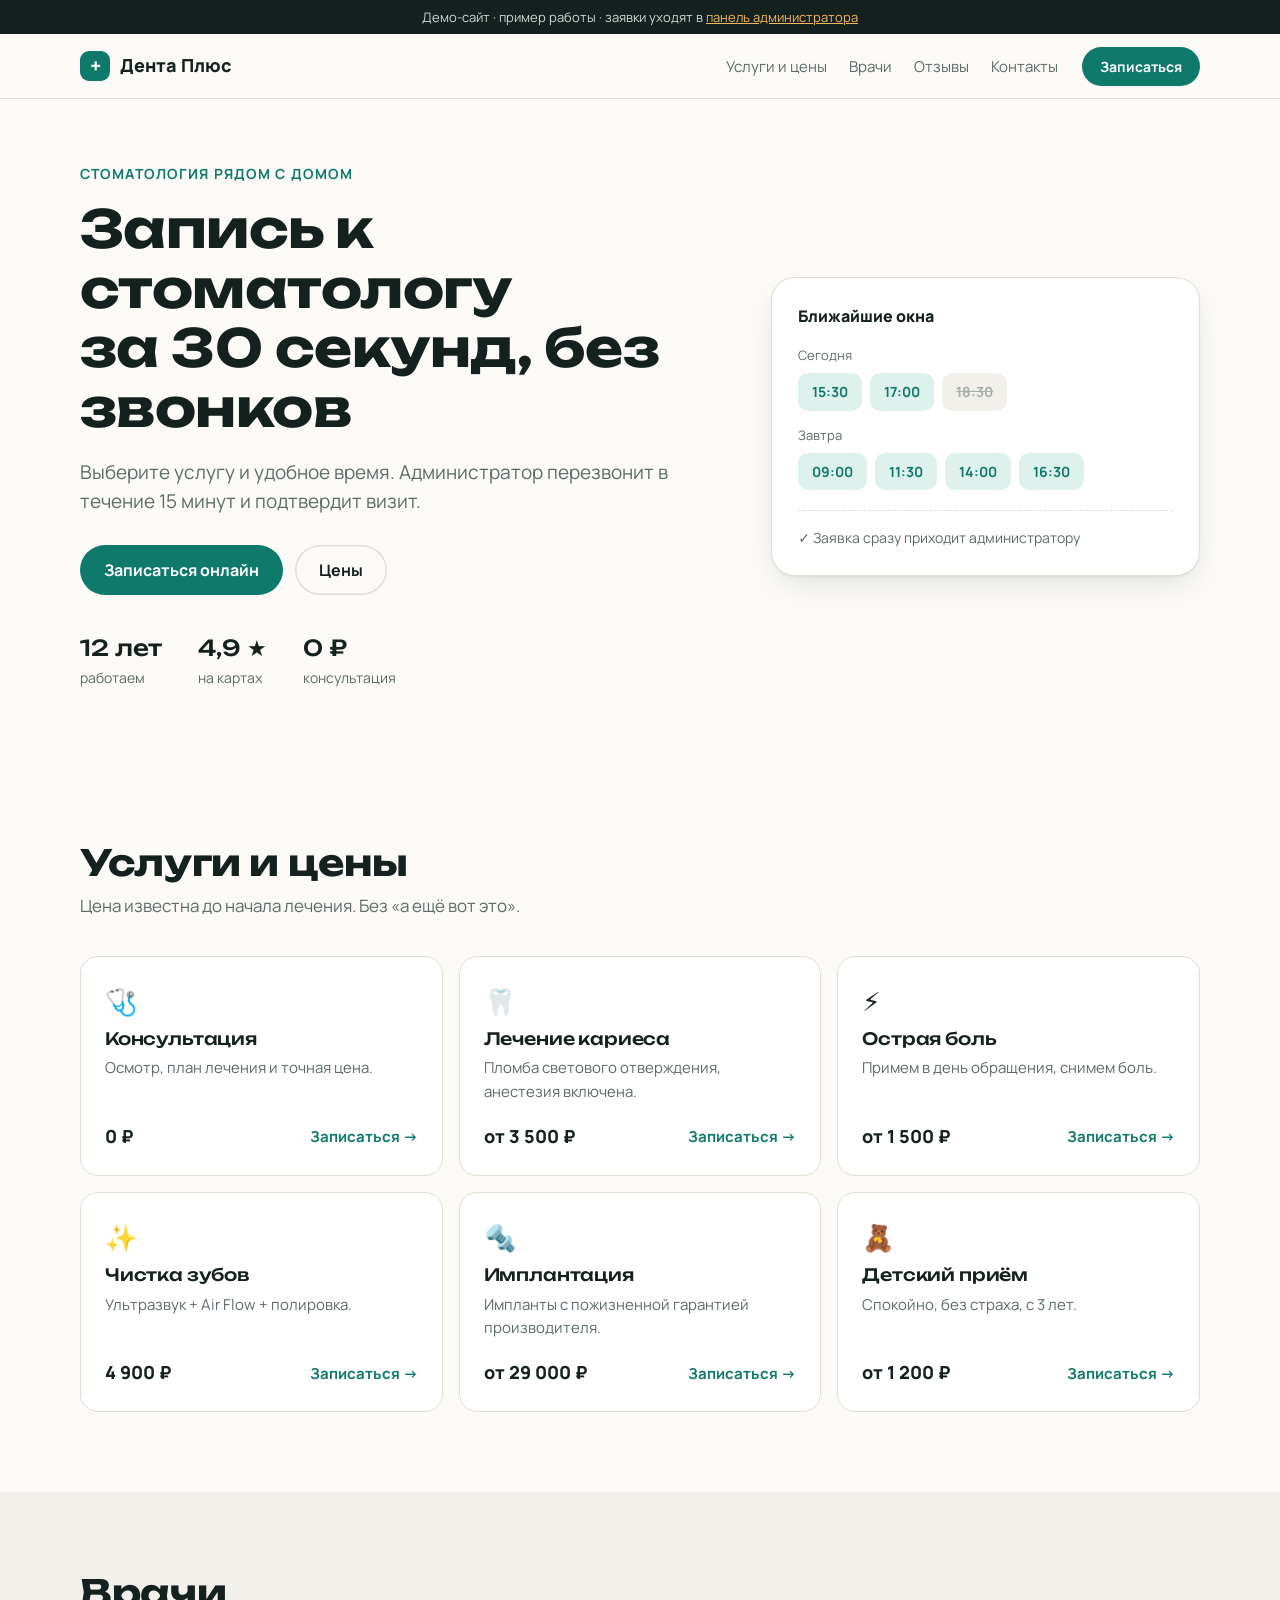
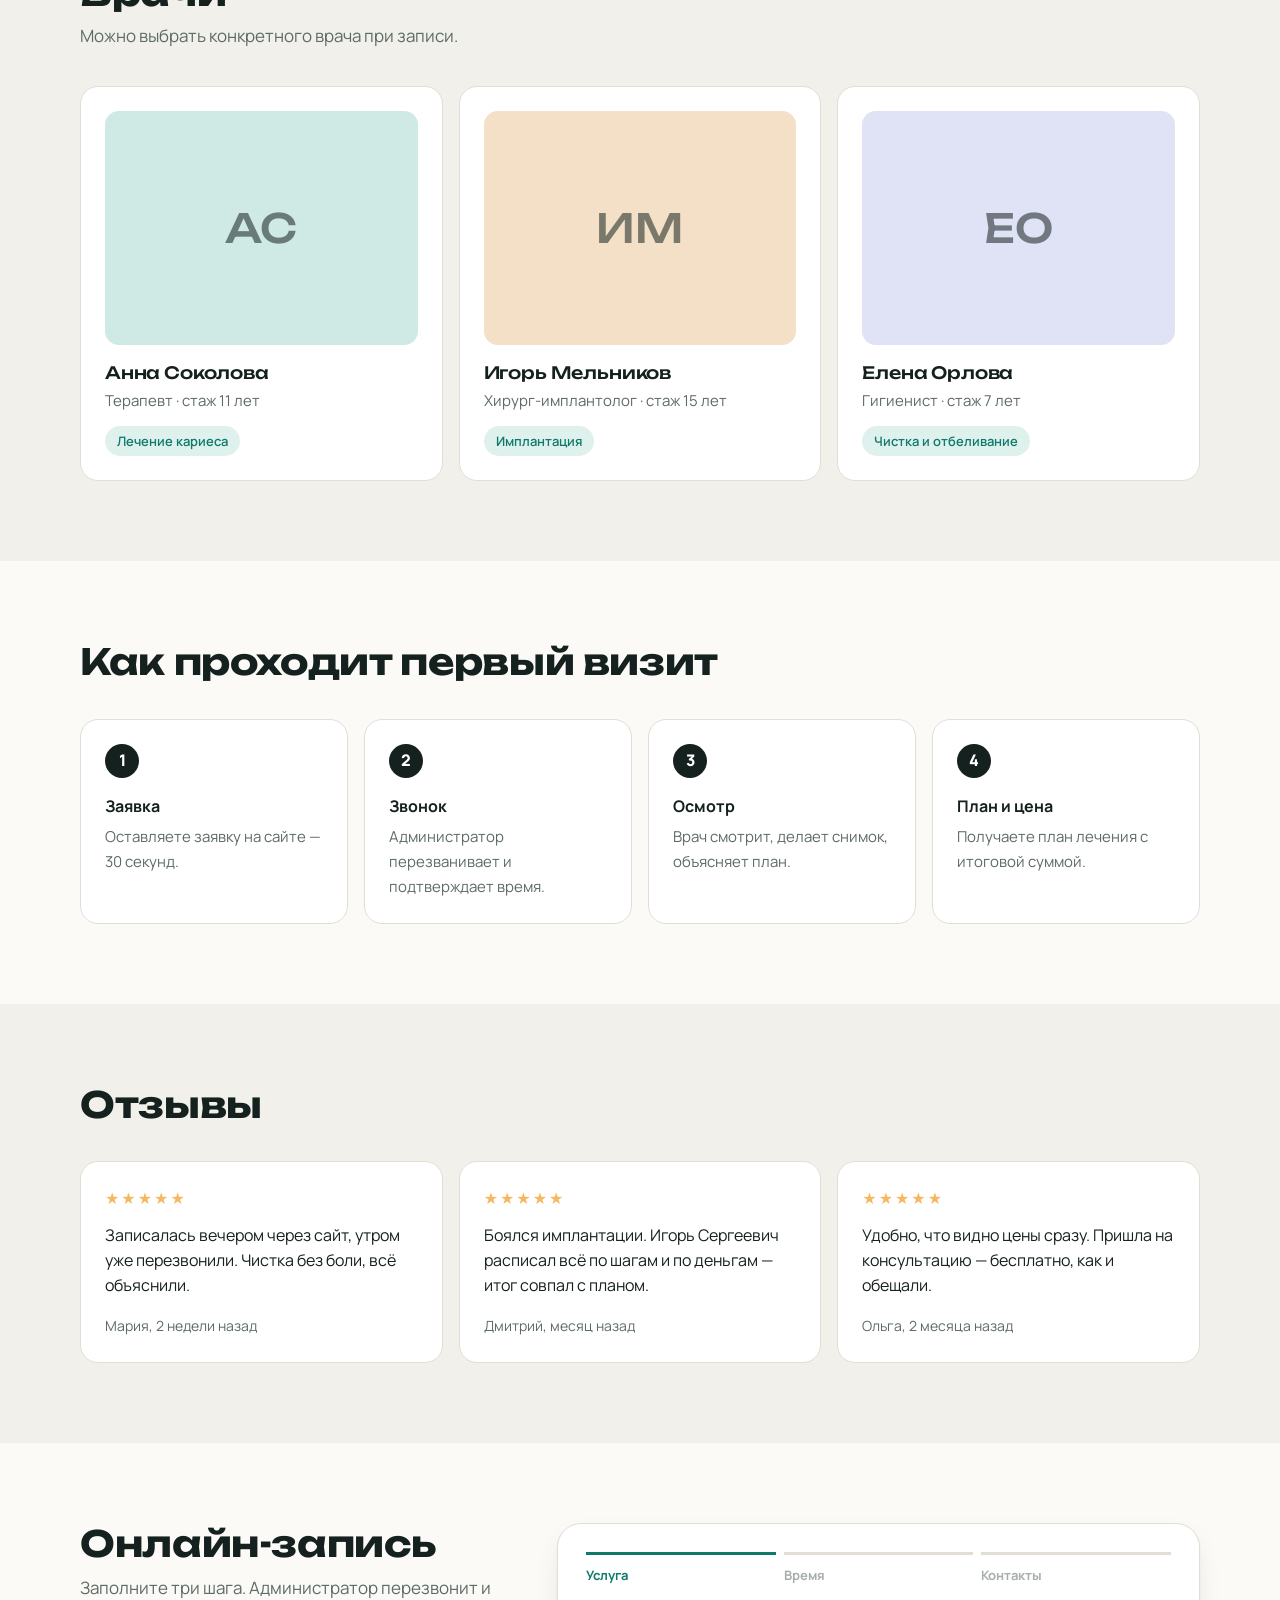
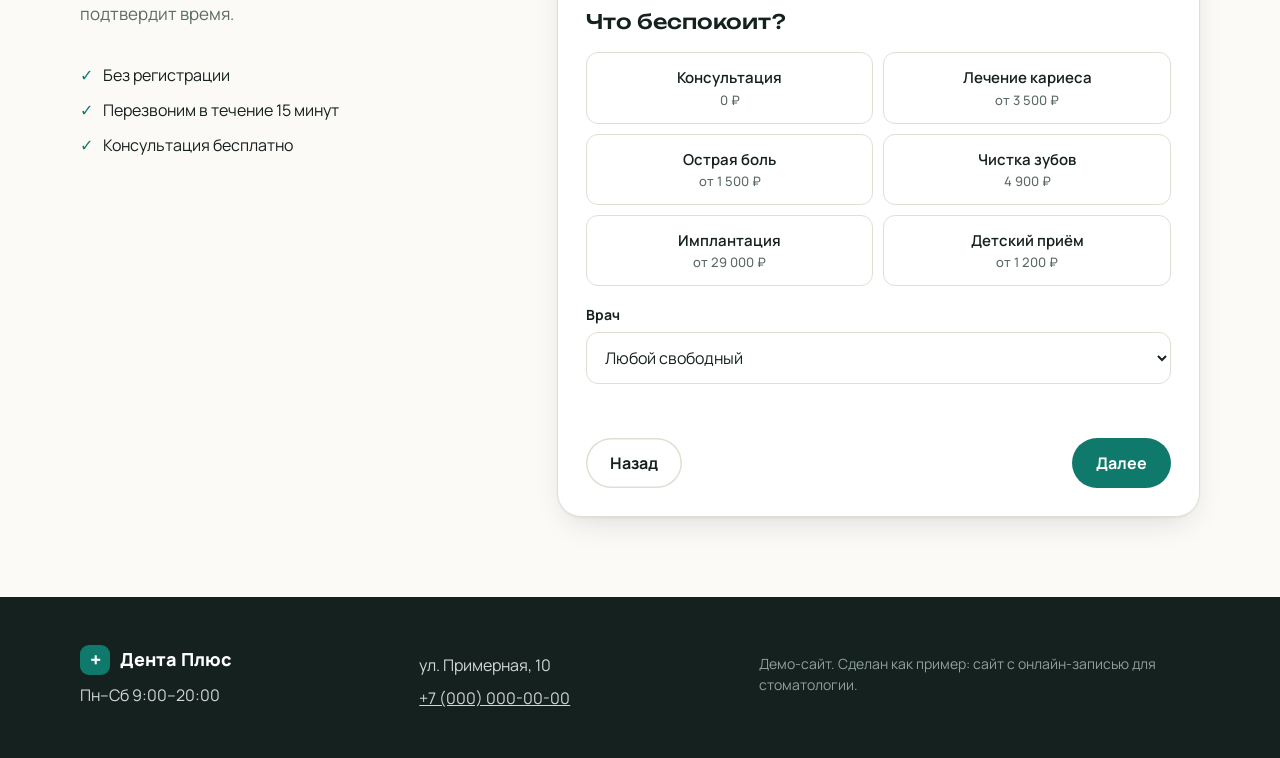
<file: index.html>
<!doctype html>
<html lang="ru">
<head>
<meta charset="utf-8">
<meta name="viewport" content="width=device-width, initial-scale=1">
<title>Дента Плюс — стоматология с онлайн-записью</title>
<meta name="description" content="Демо-сайт стоматологии: услуги, цены, врачи и онлайн-запись за 30 секунд.">
<link rel="preconnect" href="https://fonts.googleapis.com">
<link rel="preconnect" href="https://fonts.gstatic.com" crossorigin>
<link href="https://fonts.googleapis.com/css2?family=Manrope:wght@400;500;600;700;800&family=Unbounded:wght@500;700&display=swap" rel="stylesheet">
<link rel="stylesheet" href="styles.css">
</head>
<body>

<div class="demo-bar">Демо-сайт · пример работы · заявки уходят в <a href="admin.html">панель администратора</a></div>

<header class="header">
  <div class="wrap header__in">
    <a class="logo" href="#top"><span class="logo__mark">+</span>Дента Плюс</a>
    <nav class="nav">
      <a href="#services">Услуги и цены</a>
      <a href="#doctors">Врачи</a>
      <a href="#reviews">Отзывы</a>
      <a href="#contacts">Контакты</a>
    </nav>
    <a class="btn btn--sm" href="#booking">Записаться</a>
  </div>
</header>

<main id="top">

<section class="hero">
  <div class="wrap hero__in">
    <div class="hero__text">
      <p class="eyebrow">Стоматология рядом с домом</p>
      <h1>Запись к стоматологу за&nbsp;30&nbsp;секунд, без звонков</h1>
      <p class="lead">Выберите услугу и удобное время. Администратор перезвонит в течение 15 минут и подтвердит визит.</p>
      <div class="hero__cta">
        <a class="btn" href="#booking">Записаться онлайн</a>
        <a class="btn btn--ghost" href="#services">Цены</a>
      </div>
      <ul class="facts">
        <li><b>12 лет</b><span>работаем</span></li>
        <li><b>4,9 ★</b><span>на картах</span></li>
        <li><b>0 ₽</b><span>консультация</span></li>
      </ul>
    </div>
    <div class="hero__card" aria-hidden="true">
      <div class="slot-card">
        <p class="slot-card__title">Ближайшие окна</p>
        <div class="slot-card__day">Сегодня</div>
        <div class="slots"><span>15:30</span><span>17:00</span><span class="is-busy">18:30</span></div>
        <div class="slot-card__day">Завтра</div>
        <div class="slots"><span>09:00</span><span>11:30</span><span>14:00</span><span>16:30</span></div>
        <div class="slot-card__note">✓ Заявка сразу приходит администратору</div>
      </div>
    </div>
  </div>
</section>

<section class="section" id="services">
  <div class="wrap">
    <h2>Услуги и цены</h2>
    <p class="sub">Цена известна до начала лечения. Без «а ещё вот это».</p>
    <div class="services" id="servicesList"></div>
  </div>
</section>

<section class="section section--alt" id="doctors">
  <div class="wrap">
    <h2>Врачи</h2>
    <p class="sub">Можно выбрать конкретного врача при записи.</p>
    <div class="doctors">
      <article class="doctor">
        <div class="doctor__ph" style="--c:#cfe9e4">АС</div>
        <h3>Анна Соколова</h3>
        <p>Терапевт · стаж 11 лет</p>
        <span class="tag">Лечение кариеса</span>
      </article>
      <article class="doctor">
        <div class="doctor__ph" style="--c:#f3e0c7">ИМ</div>
        <h3>Игорь Мельников</h3>
        <p>Хирург-имплантолог · стаж 15 лет</p>
        <span class="tag">Имплантация</span>
      </article>
      <article class="doctor">
        <div class="doctor__ph" style="--c:#dfe3f5">ЕО</div>
        <h3>Елена Орлова</h3>
        <p>Гигиенист · стаж 7 лет</p>
        <span class="tag">Чистка и отбеливание</span>
      </article>
    </div>
  </div>
</section>

<section class="section">
  <div class="wrap">
    <h2>Как проходит первый визит</h2>
    <ol class="steps">
      <li><b>Заявка</b><span>Оставляете заявку на сайте — 30 секунд.</span></li>
      <li><b>Звонок</b><span>Администратор перезванивает и подтверждает время.</span></li>
      <li><b>Осмотр</b><span>Врач смотрит, делает снимок, объясняет план.</span></li>
      <li><b>План и цена</b><span>Получаете план лечения с итоговой суммой.</span></li>
    </ol>
  </div>
</section>

<section class="section section--alt" id="reviews">
  <div class="wrap">
    <h2>Отзывы</h2>
    <div class="reviews">
      <blockquote><p>Записалась вечером через сайт, утром уже перезвонили. Чистка без боли, всё объяснили.</p><cite>Мария, 2 недели назад</cite></blockquote>
      <blockquote><p>Боялся имплантации. Игорь Сергеевич расписал всё по шагам и по деньгам — итог совпал с планом.</p><cite>Дмитрий, месяц назад</cite></blockquote>
      <blockquote><p>Удобно, что видно цены сразу. Пришла на консультацию — бесплатно, как и обещали.</p><cite>Ольга, 2 месяца назад</cite></blockquote>
    </div>
  </div>
</section>

<section class="section" id="booking">
  <div class="wrap booking">
    <div class="booking__info">
      <h2>Онлайн-запись</h2>
      <p class="sub">Заполните три шага. Администратор перезвонит и подтвердит время.</p>
      <ul class="checks">
        <li>Без регистрации</li>
        <li>Перезвоним в течение 15 минут</li>
        <li>Консультация бесплатно</li>
      </ul>
    </div>

    <form class="form" id="bookingForm" novalidate>
      <div class="progress"><span data-step="1" class="is-on">Услуга</span><span data-step="2">Время</span><span data-step="3">Контакты</span></div>

      <fieldset class="step is-active" data-step="1">
        <legend>Что беспокоит?</legend>
        <div class="choices" id="serviceChoices"></div>
        <label class="field"><span>Врач</span>
          <select name="doctor">
            <option>Любой свободный</option>
            <option>Анна Соколова — терапевт</option>
            <option>Игорь Мельников — хирург</option>
            <option>Елена Орлова — гигиенист</option>
          </select>
        </label>
      </fieldset>

      <fieldset class="step" data-step="2">
        <legend>Когда удобно?</legend>
        <div class="days" id="days"></div>
        <div class="choices choices--time" id="times"></div>
      </fieldset>

      <fieldset class="step" data-step="3">
        <legend>Как с вами связаться?</legend>
        <label class="field"><span>Имя</span><input name="name" autocomplete="given-name" required placeholder="Как к вам обращаться"></label>
        <label class="field"><span>Телефон</span><input name="phone" type="tel" autocomplete="tel" required placeholder="+7 (___) ___-__-__"></label>
        <label class="field"><span>Комментарий</span><textarea name="comment" rows="2" placeholder="Например: болит зуб слева внизу"></textarea></label>
        <label class="agree"><input type="checkbox" name="agree" required> Согласен на обработку персональных данных</label>
      </fieldset>

      <p class="form__error" id="formError" role="alert"></p>

      <div class="form__nav">
        <button type="button" class="btn btn--ghost" id="prevBtn" hidden>Назад</button>
        <button type="button" class="btn" id="nextBtn">Далее</button>
      </div>
    </form>

    <div class="done" id="done" hidden>
      <div class="done__icon">✓</div>
      <h3>Заявка отправлена</h3>
      <p id="doneText"></p>
      <a class="btn btn--ghost" href="admin.html">Посмотреть, что видит администратор →</a>
    </div>
  </div>
</section>

</main>

<footer class="footer" id="contacts">
  <div class="wrap footer__in">
    <div>
      <a class="logo" href="#top"><span class="logo__mark">+</span>Дента Плюс</a>
      <p>Пн–Сб 9:00–20:00</p>
    </div>
    <div>
      <p>ул. Примерная, 10</p>
      <p><a href="tel:+70000000000">+7 (000) 000-00-00</a></p>
    </div>
    <p class="footer__note">Демо-сайт. Сделан как пример: сайт с онлайн-записью для стоматологии.</p>
  </div>
</footer>

<a class="sticky-cta" href="#booking">Записаться онлайн</a>

<script src="app.js"></script>
</body>
</html>
</file>
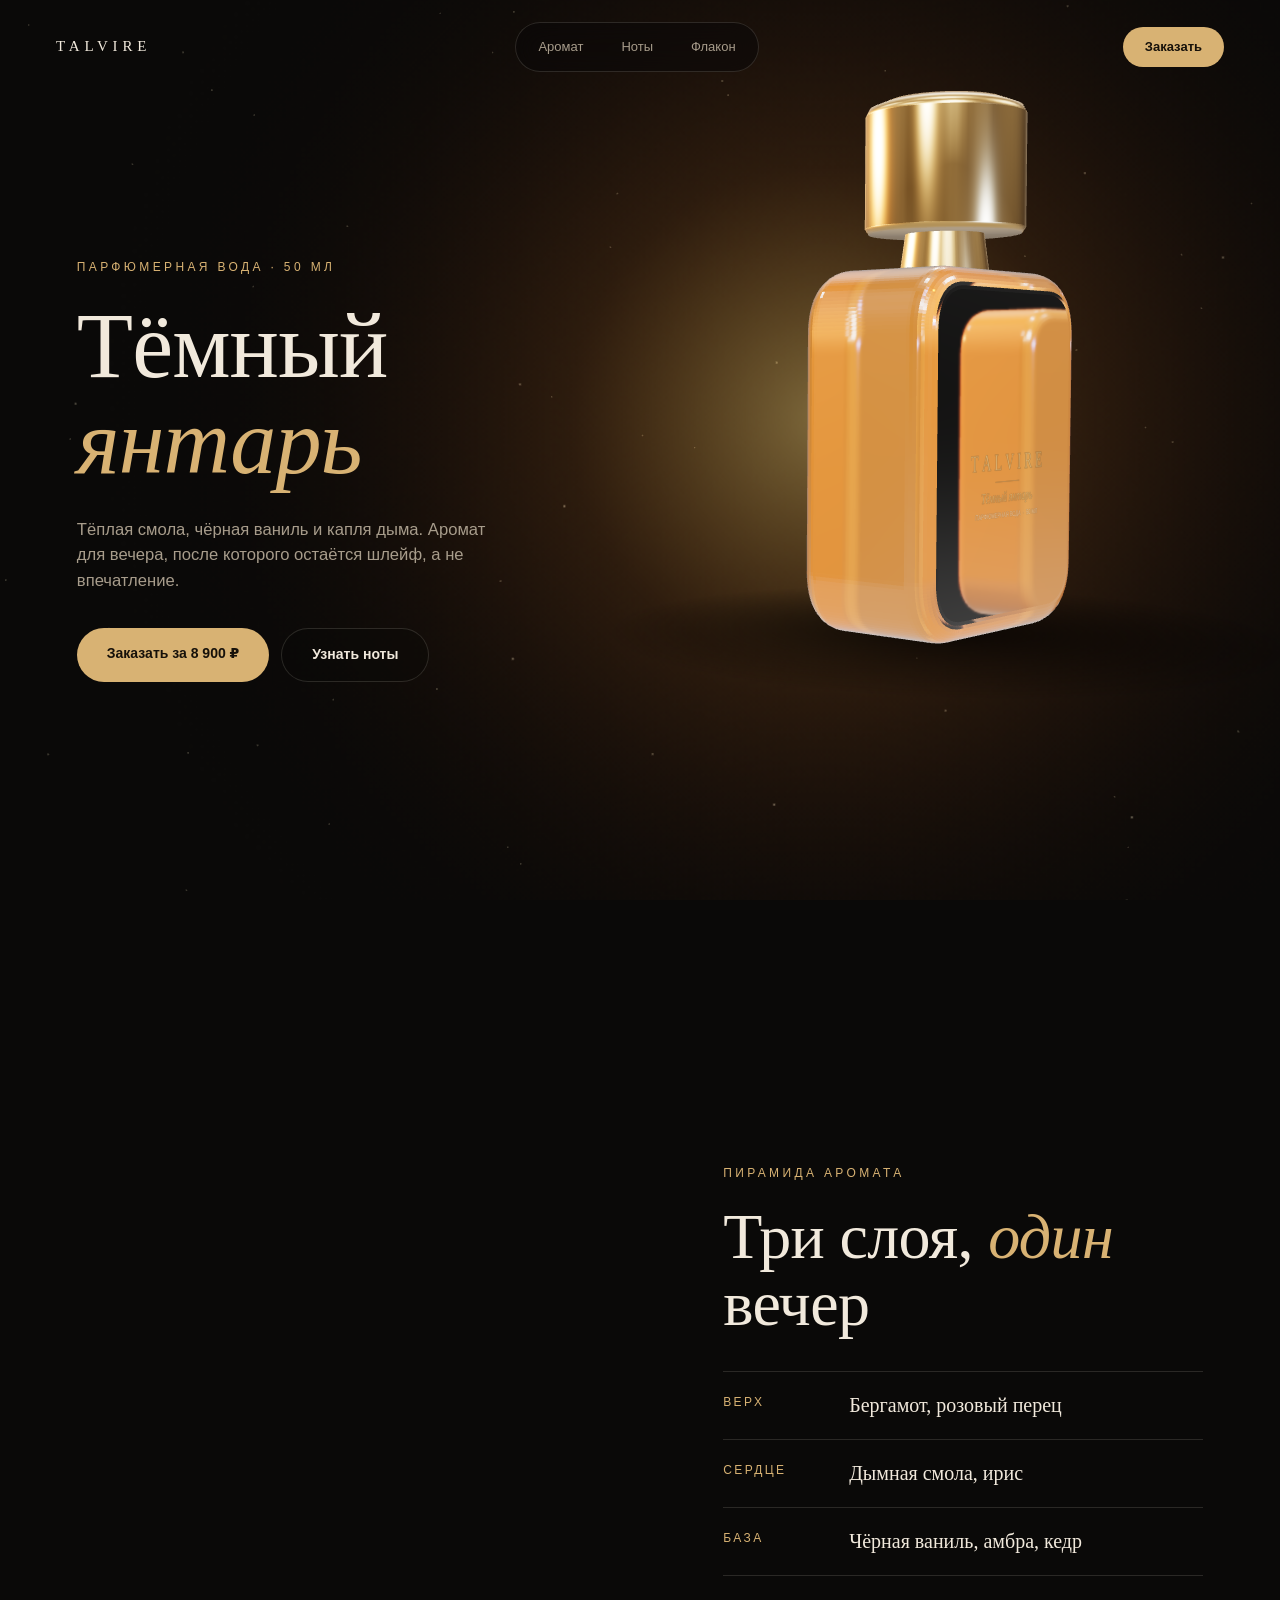
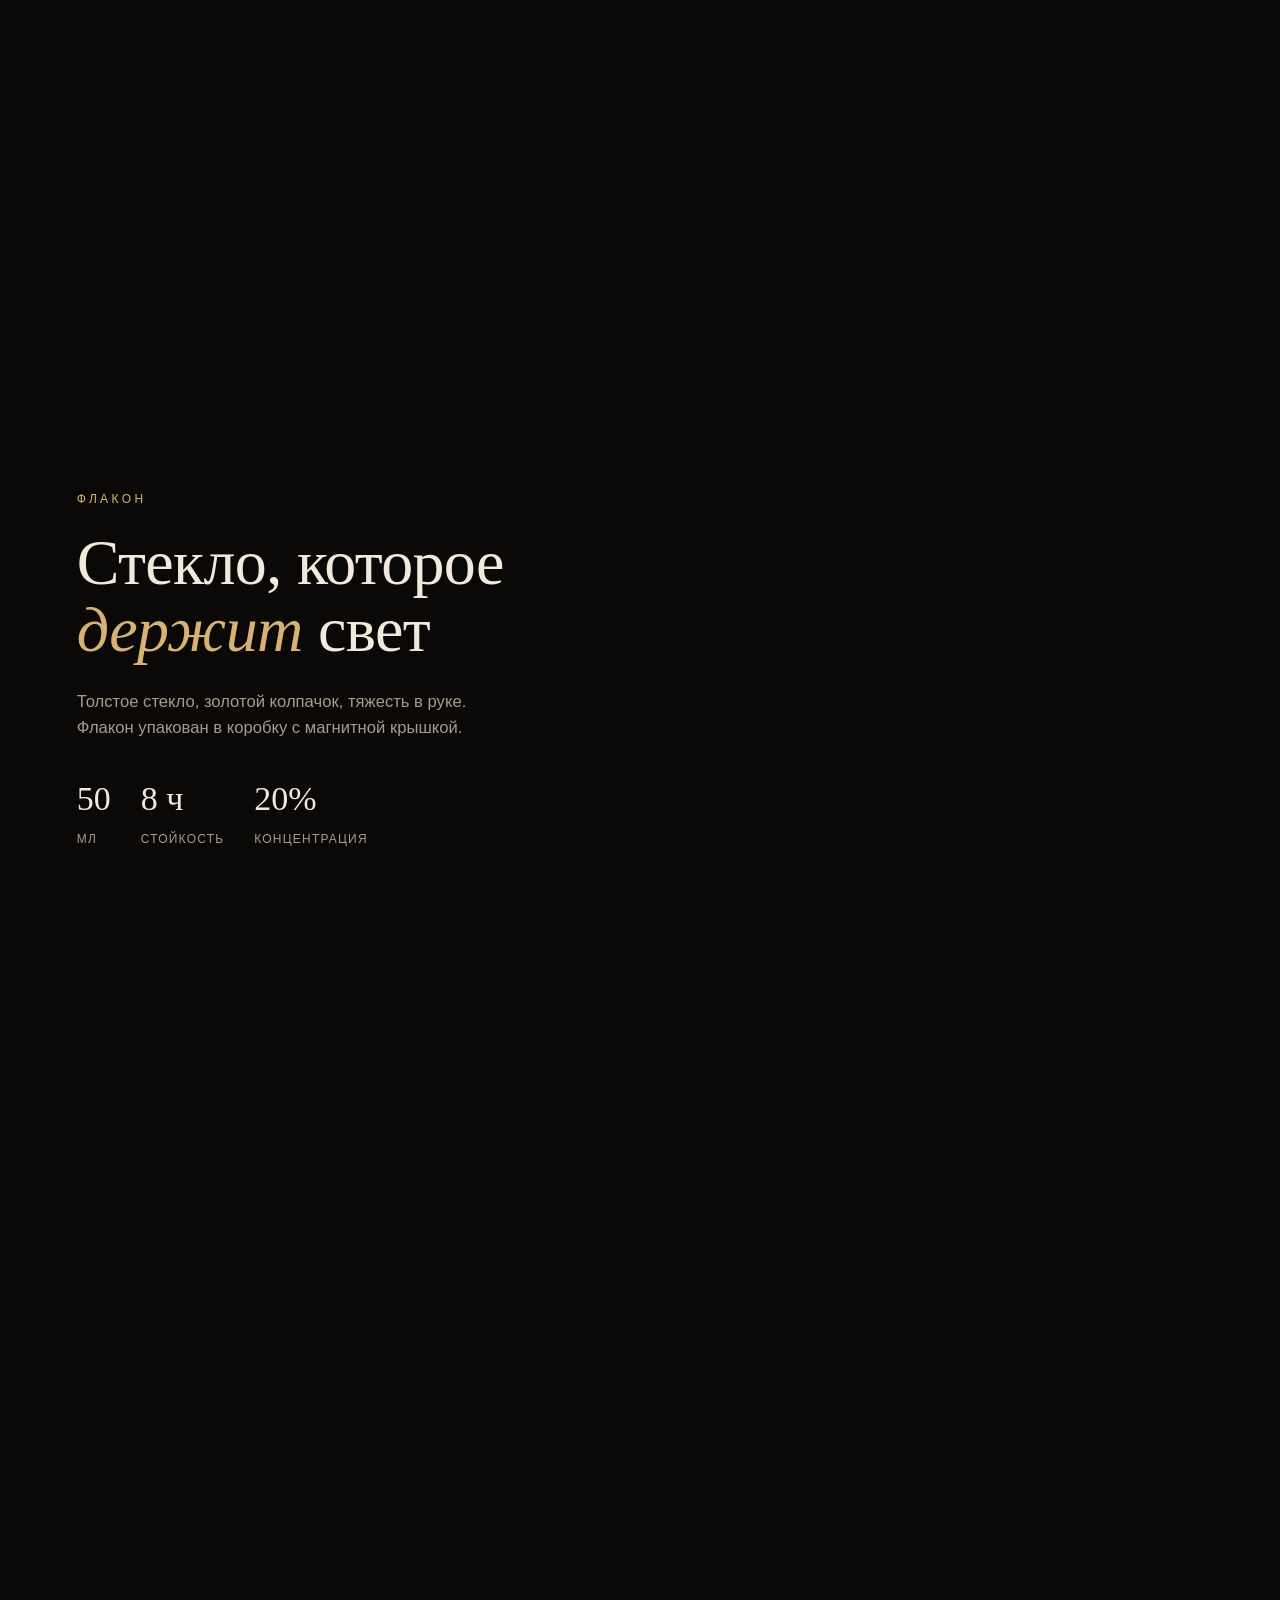
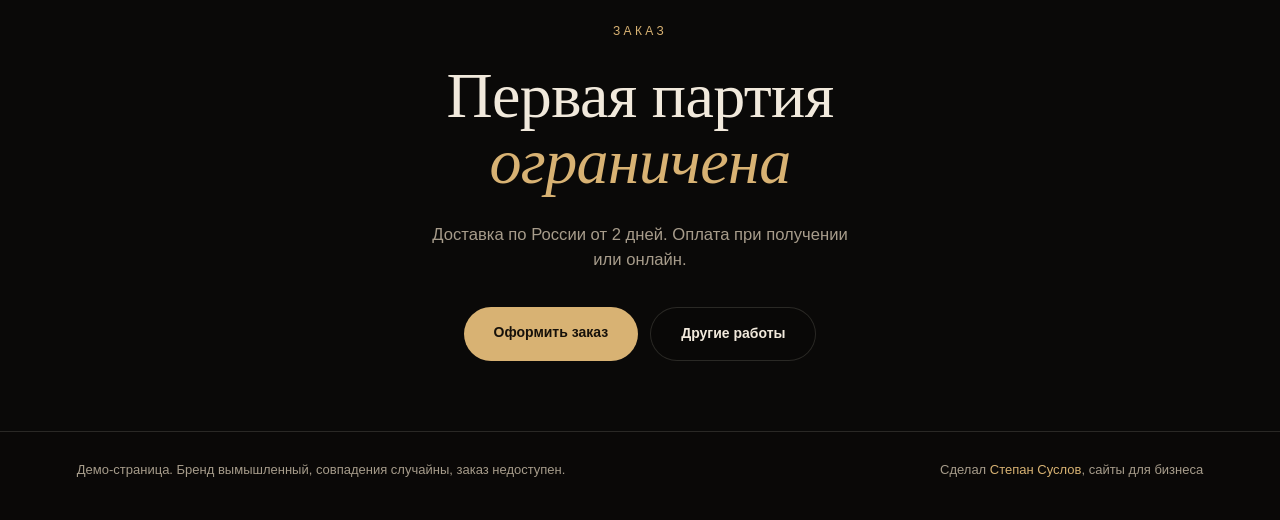
<file: 3d/index.html>
<!doctype html>
<html lang="ru">
<head>
<meta charset="utf-8">
<meta name="viewport" content="width=device-width,initial-scale=1,viewport-fit=cover">
<title>Тёмный янтарь, демо 3D-сайта для парфюмерного бренда</title>
<meta name="description" content="Демо 3D-сайта для парфюмерного бренда. Флакон в реальном времени, вращается при прокрутке. Бренд вымышленный.">
<meta name="theme-color" content="#0a0908">
<link rel="icon" href="favicon.svg" type="image/svg+xml">
<link rel="icon" href="favicon-32.png" sizes="32x32" type="image/png">
<link rel="apple-touch-icon" href="apple-touch-icon.png">
<meta name="robots" content="noindex">
<style>
:root{--bg:#0a0908;--ink:#f1e9dc;--mute:#a79c8b;--gold:#d8b273;--line:rgba(241,233,220,.14)}
*{box-sizing:border-box;margin:0;padding:0}
html{scroll-behavior:smooth;-webkit-text-size-adjust:100%}
body{background:var(--bg);color:var(--ink);font-family:"Helvetica Neue",Helvetica,Arial,system-ui,sans-serif;line-height:1.55;overflow-x:hidden}
.serif{font-family:"Iowan Old Style","Palatino Linotype",Palatino,Georgia,"Times New Roman",serif}
canvas#stage{position:fixed;inset:0;width:100%;height:100%;display:block;z-index:0;outline:none}
header{position:fixed;top:0;left:0;right:0;z-index:5;display:flex;align-items:center;justify-content:space-between;padding:22px clamp(20px,5vw,56px);pointer-events:none}
header>*{pointer-events:auto}
.logo{font-family:"Iowan Old Style",Palatino,Georgia,serif;letter-spacing:.32em;font-size:15px;color:var(--ink);text-decoration:none}
nav{display:flex;gap:6px;padding:6px;border:1px solid var(--line);border-radius:999px;background:rgba(10,9,8,.55);backdrop-filter:blur(14px);-webkit-backdrop-filter:blur(14px)}
nav a{color:var(--mute);text-decoration:none;font-size:13px;padding:8px 16px;border-radius:999px;transition:color .25s,background .25s}
nav a:hover{color:var(--ink);background:rgba(241,233,220,.08)}
.buy{font-size:13px;color:#16110a;background:var(--gold);padding:10px 22px;border-radius:999px;text-decoration:none;font-weight:600;transition:transform .25s,box-shadow .25s}
.buy:hover{transform:translateY(-1px);box-shadow:0 8px 28px rgba(216,178,115,.35)}
main{position:relative;z-index:2}
section{min-height:100vh;min-height:100svh;display:flex;align-items:center;padding:110px clamp(20px,6vw,90px) 70px}
.copy{max-width:520px}
.eyebrow{font-size:12px;letter-spacing:.28em;text-transform:uppercase;color:var(--gold);margin-bottom:22px}
h1,h2{font-family:"Iowan Old Style","Palatino Linotype",Palatino,Georgia,serif;font-weight:400;line-height:1.04;letter-spacing:-.01em}
h1{font-size:clamp(44px,7.2vw,96px)}
h2{font-size:clamp(36px,5vw,66px)}
h1 em,h2 em{font-style:italic;color:var(--gold)}
.lead{margin-top:26px;color:var(--mute);font-size:clamp(15px,1.3vw,18px);max-width:440px}
.cta{display:flex;flex-wrap:wrap;gap:12px;margin-top:34px}
.btn{display:inline-block;padding:15px 30px;border-radius:999px;font-size:14px;text-decoration:none;font-weight:600;transition:transform .25s,box-shadow .25s,background .25s}
.btn.gold{background:var(--gold);color:#16110a}
.btn.gold:hover{transform:translateY(-2px);box-shadow:0 10px 34px rgba(216,178,115,.35)}
.btn.line{border:1px solid var(--line);color:var(--ink);background:rgba(10,9,8,.35)}
.btn.line:hover{background:rgba(241,233,220,.08)}
.s2{justify-content:flex-end}
.s2 .copy{max-width:480px}
.notes{margin-top:34px;display:grid;gap:0;border-top:1px solid var(--line)}
.notes div{display:grid;grid-template-columns:110px 1fr;gap:16px;padding:18px 0;border-bottom:1px solid var(--line)}
.notes b{font-weight:500;color:var(--gold);font-size:12px;letter-spacing:.2em;text-transform:uppercase;padding-top:3px}
.notes span{font-family:"Iowan Old Style",Palatino,Georgia,serif;font-size:20px}
.s3{justify-content:flex-start}
.facts{margin-top:32px;display:grid;grid-template-columns:repeat(3,auto);gap:30px;justify-content:start}
.facts strong{display:block;font-family:"Iowan Old Style",Palatino,Georgia,serif;font-size:34px;font-weight:400}
.facts small{color:var(--mute);font-size:12px;letter-spacing:.1em;text-transform:uppercase}
.s4{justify-content:center;align-items:flex-end;text-align:center;min-height:100vh;min-height:100svh;padding-top:58vh}
.s4 .copy{max-width:640px}
.s4 .lead{margin-inline:auto}
.s4 .cta{justify-content:center}
footer{position:relative;z-index:2;padding:28px clamp(20px,6vw,90px) 40px;color:var(--mute);font-size:13px;display:flex;flex-wrap:wrap;gap:10px 28px;justify-content:space-between;border-top:1px solid var(--line);background:rgba(10,9,8,.7)}
footer a{color:var(--gold);text-decoration:none}
footer a:hover{text-decoration:underline}
.nogl{position:fixed;inset:0;z-index:1;display:none;align-items:center;justify-content:center;color:var(--mute);font-size:14px;text-align:center;padding:20px}
.nogl.on{display:flex}
@media(max-width:820px){
  nav{display:none}
  section{align-items:flex-end;padding-top:48vh;padding-bottom:56px}
  .s2,.s3,.s4{justify-content:flex-start}
  .s4{padding-top:48vh}
  .s4{text-align:left}.s4 .lead{margin-inline:0}.s4 .cta{justify-content:flex-start}
  .notes div{grid-template-columns:92px 1fr;padding:13px 0}
  .notes span{font-size:18px}
  .facts{gap:20px}.facts strong{font-size:28px}
  main::before{content:"";position:fixed;left:0;right:0;bottom:0;height:62vh;z-index:-1;background:linear-gradient(to top,rgba(10,9,8,.92) 30%,rgba(10,9,8,0));pointer-events:none}
}
@media(prefers-reduced-motion:reduce){html{scroll-behavior:auto}}
</style>
</head>
<body>
<canvas id="stage" aria-label="Трёхмерная модель флакона духов"></canvas>
<div class="nogl" id="nogl">Не удалось запустить 3D в этом браузере. Попробуйте Chrome или Safari.</div>

<header>
  <a class="logo" href="#top">TALVIRE</a>
  <nav>
    <a href="#top">Аромат</a>
    <a href="#notes">Ноты</a>
    <a href="#details">Флакон</a>
  </nav>
  <a class="buy" href="#order">Заказать</a>
</header>

<main id="top">
  <section class="s1">
    <div class="copy">
      <div class="eyebrow">Парфюмерная вода · 50 мл</div>
      <h1>Тёмный <em>янтарь</em></h1>
      <p class="lead">Тёплая смола, чёрная ваниль и капля дыма. Аромат для вечера, после которого остаётся шлейф, а не впечатление.</p>
      <div class="cta">
        <a class="btn gold" href="#order">Заказать за 8 900 ₽</a>
        <a class="btn line" href="#notes">Узнать ноты</a>
      </div>
    </div>
  </section>

  <section class="s2" id="notes">
    <div class="copy">
      <div class="eyebrow">Пирамида аромата</div>
      <h2>Три слоя, <em>один</em> вечер</h2>
      <div class="notes">
        <div><b>Верх</b><span>Бергамот, розовый перец</span></div>
        <div><b>Сердце</b><span>Дымная смола, ирис</span></div>
        <div><b>База</b><span>Чёрная ваниль, амбра, кедр</span></div>
      </div>
    </div>
  </section>

  <section class="s3" id="details">
    <div class="copy">
      <div class="eyebrow">Флакон</div>
      <h2>Стекло, которое <em>держит</em> свет</h2>
      <p class="lead">Толстое стекло, золотой колпачок, тяжесть в руке. Флакон упакован в коробку с магнитной крышкой.</p>
      <div class="facts">
        <div><strong>50</strong><small>мл</small></div>
        <div><strong>8 ч</strong><small>стойкость</small></div>
        <div><strong>20%</strong><small>концентрация</small></div>
      </div>
    </div>
  </section>

  <section class="s4" id="order">
    <div class="copy">
      <div class="eyebrow">Заказ</div>
      <h2>Первая партия <em>ограничена</em></h2>
      <p class="lead">Доставка по России от 2 дней. Оплата при получении или онлайн.</p>
      <div class="cta">
        <a class="btn gold" href="#order" onclick="return false">Оформить заказ</a>
        <a class="btn line" href="../portfolio/">Другие работы</a>
      </div>
    </div>
  </section>
</main>

<footer>
  <span>Демо-страница. Бренд вымышленный, совпадения случайны, заказ недоступен.</span>
  <span>Сделал <a href="../portfolio/">Степан Суслов</a>, сайты для бизнеса</span>
</footer>

<script type="importmap">
{"imports":{"three":"./vendor/three.module.min.js"}}
</script>
<script type="module">
import * as THREE from 'three';
import { RoomEnvironment } from './vendor/RoomEnvironment.js';

const canvas = document.getElementById('stage');
let renderer;
try {
  renderer = new THREE.WebGLRenderer({ canvas, antialias: true, powerPreference: 'high-performance' });
} catch (e) {
  document.getElementById('nogl').classList.add('on');
  throw e;
}
const reduce = matchMedia('(prefers-reduced-motion: reduce)').matches;
renderer.setPixelRatio(Math.min(devicePixelRatio, 2));
renderer.toneMapping = THREE.ACESFilmicToneMapping;
renderer.toneMappingExposure = 1.05;
renderer.outputColorSpace = THREE.SRGBColorSpace;

const scene = new THREE.Scene();
scene.background = new THREE.Color(0x0a0908);
const pmrem = new THREE.PMREMGenerator(renderer);
scene.environment = pmrem.fromScene(new RoomEnvironment(), 0.04).texture;
scene.environmentIntensity = 0.75;

const camera = new THREE.PerspectiveCamera(32, 1, 0.1, 50);
camera.position.set(0, 0, 7.4);

// lights: warm rim from behind-left, cool kicker from the right, soft key
const rim = new THREE.SpotLight(0xffc27a, 90, 14, 0.7, 0.8, 1.6);
rim.position.set(-3.4, 2.4, -2.6); rim.target.position.set(0, 0, 0);
const kick = new THREE.PointLight(0x9bb8ff, 14, 12, 1.6);
kick.position.set(3.6, 0.8, 2.2);
const key = new THREE.PointLight(0xfff0dc, 22, 14, 1.6);
key.position.set(-1.6, 2.8, 4.2);
scene.add(rim, rim.target, kick, key);

// glow card behind the bottle, gives the glass something to refract
function radial(stops, size = 512) {
  const c = document.createElement('canvas'); c.width = c.height = size;
  const g = c.getContext('2d'), r = g.createRadialGradient(size/2, size/2, 0, size/2, size/2, size/2);
  stops.forEach(([o, col]) => r.addColorStop(o, col));
  g.fillStyle = r; g.fillRect(0, 0, size, size);
  const t = new THREE.CanvasTexture(c); t.colorSpace = THREE.SRGBColorSpace; return t;
}
const glow = new THREE.Mesh(
  new THREE.PlaneGeometry(9, 9),
  new THREE.MeshBasicMaterial({ map: radial([[0,'rgba(216,160,80,.55)'],[.35,'rgba(150,90,40,.22)'],[1,'rgba(10,9,8,0)']]), transparent: true, depthWrite: false })
);
glow.position.set(0, 0.2, -2.4);
scene.add(glow);

// ---------- bottle ----------
const bottle = new THREE.Group();
scene.add(bottle);

function roundedRect(w, h, r) {
  const s = new THREE.Shape(), x = -w/2, y = -h/2;
  s.moveTo(x + r, y);
  s.lineTo(x + w - r, y); s.quadraticCurveTo(x + w, y, x + w, y + r);
  s.lineTo(x + w, y + h - r); s.quadraticCurveTo(x + w, y + h, x + w - r, y + h);
  s.lineTo(x + r, y + h); s.quadraticCurveTo(x, y + h, x, y + h - r);
  s.lineTo(x, y + r); s.quadraticCurveTo(x, y, x + r, y);
  return s;
}
function block(w, h, d, r, bevel, seg) {
  const g = new THREE.ExtrudeGeometry(roundedRect(w - bevel*2, h - bevel*2, r), {
    depth: d - bevel*2, bevelEnabled: true, bevelThickness: bevel, bevelSize: bevel, bevelSegments: seg, curveSegments: 28
  });
  g.translate(0, 0, -(d - bevel*2) / 2);
  g.computeVertexNormals();
  return g;
}

const BW = 1.5, BH = 1.9, BD = 0.78;
const glass = new THREE.Mesh(
  block(BW, BH, BD, 0.22, 0.12, 10),
  new THREE.MeshPhysicalMaterial({
    color: 0xffffff, metalness: 0, roughness: 0.03, transmission: 1, thickness: 1.6, ior: 1.52,
    attenuationColor: new THREE.Color(0xf3dcb4), attenuationDistance: 5, specularIntensity: 1, envMapIntensity: 1.4,
    clearcoat: 1, clearcoatRoughness: 0.02
  })
);
bottle.add(glass);

const liquid = new THREE.Mesh(
  block(BW - 0.34, BH - 0.4, BD - 0.34, 0.16, 0.06, 6),
  new THREE.MeshPhysicalMaterial({
    color: 0xc8761f, emissive: 0x7a3a06, emissiveIntensity: 0.55, roughness: 0.18, metalness: 0,
    clearcoat: 0.6, sheen: 0.4, sheenColor: new THREE.Color(0xffb35a)
  })
);
liquid.position.y = -0.03;
bottle.add(liquid);

// base weight (thick glass bottom looks like a darker amber slab)
const goldMat = new THREE.MeshStandardMaterial({ color: 0xd8b273, metalness: 1, roughness: 0.22, envMapIntensity: 1.6 });
const neck = new THREE.Mesh(new THREE.CylinderGeometry(0.2, 0.24, 0.3, 48), goldMat);
neck.position.y = BH / 2 + 0.1;
const capProfile = [[0,0],[0.4,0],[0.42,0.03],[0.42,0.62],[0.4,0.66],[0.3,0.7],[0,0.7]].map(([x, y]) => new THREE.Vector2(x, y));
const cap = new THREE.Mesh(new THREE.LatheGeometry(capProfile, 64), goldMat);
cap.position.y = BH / 2 + 0.2;
bottle.add(neck, cap);

// label drawn on canvas, sits on the front face
const lc = document.createElement('canvas'); lc.width = 1024; lc.height = 1024;
const lg = lc.getContext('2d');
lg.clearRect(0, 0, 1024, 1024);
lg.fillStyle = 'rgba(216,178,115,0.95)'; lg.textAlign = 'center';
lg.font = '400 104px "Iowan Old Style", Palatino, Georgia, serif';
lg.save(); lg.translate(512, 430); lg.fillText('T A L V I R E', 0, 0); lg.restore();
lg.fillRect(412, 480, 200, 2);
lg.font = 'italic 400 64px "Iowan Old Style", Palatino, Georgia, serif';
lg.fillText('Тёмный янтарь', 512, 570);
lg.font = '400 34px Helvetica, Arial, sans-serif';
lg.fillStyle = 'rgba(241,233,220,0.7)';
lg.fillText('ПАРФЮМЕРНАЯ ВОДА  ·  50 МЛ', 512, 640);
const lt = new THREE.CanvasTexture(lc); lt.colorSpace = THREE.SRGBColorSpace; lt.anisotropy = 8;
const label = new THREE.Mesh(
  new THREE.PlaneGeometry(1.2, 1.2),
  new THREE.MeshBasicMaterial({ map: lt, transparent: true, depthWrite: false, toneMapped: false })
);
label.position.set(0, -0.18, BD / 2 + 0.004);
bottle.add(label);

// soft contact shadow under the bottle
const shadow = new THREE.Mesh(
  new THREE.PlaneGeometry(3.6, 3.6),
  new THREE.MeshBasicMaterial({ map: radial([[0,'rgba(0,0,0,.75)'],[1,'rgba(0,0,0,0)']]), transparent: true, depthWrite: false })
);
shadow.rotation.x = -Math.PI / 2;
shadow.position.y = -BH / 2 - 0.02;
bottle.add(shadow);

// gold dust
const N = 160, pos = new Float32Array(N * 3), spd = new Float32Array(N);
for (let i = 0; i < N; i++) {
  pos[i*3] = (Math.random() - .5) * 11; pos[i*3+1] = (Math.random() - .5) * 8; pos[i*3+2] = (Math.random() - .5) * 6 - 1;
  spd[i] = .06 + Math.random() * .16;
}
const dustGeo = new THREE.BufferGeometry();
dustGeo.setAttribute('position', new THREE.BufferAttribute(pos, 3));
const dust = new THREE.Points(dustGeo, new THREE.PointsMaterial({
  size: 0.035, map: radial([[0,'rgba(255,225,160,1)'],[1,'rgba(255,225,160,0)']], 64), transparent: true, opacity: .8, depthWrite: false, blending: THREE.AdditiveBlending
}));
scene.add(dust);

// ---------- scroll choreography ----------
// per-section targets: [x, y, scale, rotY, rotX]
const desktop = [
  [ 1.65, -0.05, 1.00, 0.55,  0.05],
  [-1.75,  0.00, 1.05, Math.PI * 1.25, 0.12],
  [ 1.75, -0.05, 1.10, Math.PI * 2.15, -0.06],
  [ 0.00,  0.62, 0.56, Math.PI * 3.00, 0.0],
];
const mobile = [
  [0, 1.15, 0.62, 0.5, 0.05],
  [0, 1.15, 0.62, Math.PI * 1.25, 0.1],
  [0, 1.15, 0.64, Math.PI * 2.15, -0.05],
  [0, 1.15, 0.62, Math.PI * 3.0, 0],
];
const sections = [...document.querySelectorAll('main section')];
let isMobile = false, vw = 0, vh = 0;

function resize() {
  vw = innerWidth; vh = innerHeight;
  renderer.setSize(vw, vh, false);
  camera.aspect = vw / vh;
  isMobile = vw <= 820;
  camera.fov = isMobile ? 38 : 32;
  camera.updateProjectionMatrix();
}
addEventListener('resize', resize); resize();

function scrollProgress() {
  // continuous index across sections, based on viewport centre
  const mid = scrollY + vh * 0.5;
  let i = 0;
  for (; i < sections.length - 1; i++) {
    if (mid < sections[i + 1].offsetTop + sections[i + 1].offsetHeight * 0.0) break;
  }
  const a = sections[i], b = sections[Math.min(i + 1, sections.length - 1)];
  const start = a.offsetTop + a.offsetHeight * 0.5, end = b.offsetTop + b.offsetHeight * 0.5;
  const t = i === sections.length - 1 ? 0 : THREE.MathUtils.clamp((mid - start) / Math.max(1, end - start), 0, 1);
  return Math.min(sections.length - 1, Math.max(0, i + (mid < start ? 0 : t)));
}
const ease = t => t * t * (3 - 2 * t);

const cur = { x: 0, y: 0, s: 1, ry: 0.5, rx: 0 };
let mx = 0, my = 0, tmx = 0, tmy = 0;
addEventListener('pointermove', e => { tmx = e.clientX / vw * 2 - 1; tmy = e.clientY / vh * 2 - 1; }, { passive: true });

const clock = new THREE.Clock();
let idle = 0;
function frame() {
  const dt = Math.min(clock.getDelta(), 0.05);
  const keys = isMobile ? mobile : desktop;
  const p = scrollProgress(), i = Math.floor(p), f = ease(p - i);
  const A = keys[i], B = keys[Math.min(i + 1, keys.length - 1)];
  const tgt = {
    x: THREE.MathUtils.lerp(A[0], B[0], f), y: THREE.MathUtils.lerp(A[1], B[1], f), s: THREE.MathUtils.lerp(A[2], B[2], f),
    ry: THREE.MathUtils.lerp(A[3], B[3], f), rx: THREE.MathUtils.lerp(A[4], B[4], f)
  };
  const k = 1 - Math.pow(0.0015, dt);
  for (const key in cur) cur[key] += (tgt[key] - cur[key]) * k;
  mx += (tmx - mx) * k * 0.6; my += (tmy - my) * k * 0.6;
  if (!reduce) idle += dt;

  // в узком окне на десктопной раскладке флакон уменьшаем, чтобы он не лез на текст
  const fit = isMobile ? 1 : Math.min(1, camera.aspect / 1.6);
  bottle.position.set(cur.x * fit + mx * 0.08, cur.y + Math.sin(idle * 0.9) * 0.04, 0);
  bottle.scale.setScalar(cur.s * fit);
  bottle.rotation.set(cur.rx + my * 0.1, cur.ry + mx * 0.35 + Math.sin(idle * 0.5) * 0.08, 0);
  glow.position.x = bottle.position.x * 0.8; glow.position.y = bottle.position.y + 0.2;
  dust.rotation.y = idle * 0.02;
  const pa = dustGeo.attributes.position.array;
  for (let n = 0; n < N; n++) { pa[n*3+1] += spd[n] * dt * (reduce ? 0 : 1); if (pa[n*3+1] > 4) pa[n*3+1] = -4; }
  dustGeo.attributes.position.needsUpdate = true;

  renderer.render(scene, camera);
  requestAnimationFrame(frame);
}
frame();
</script>
</body>
</html>
</file>
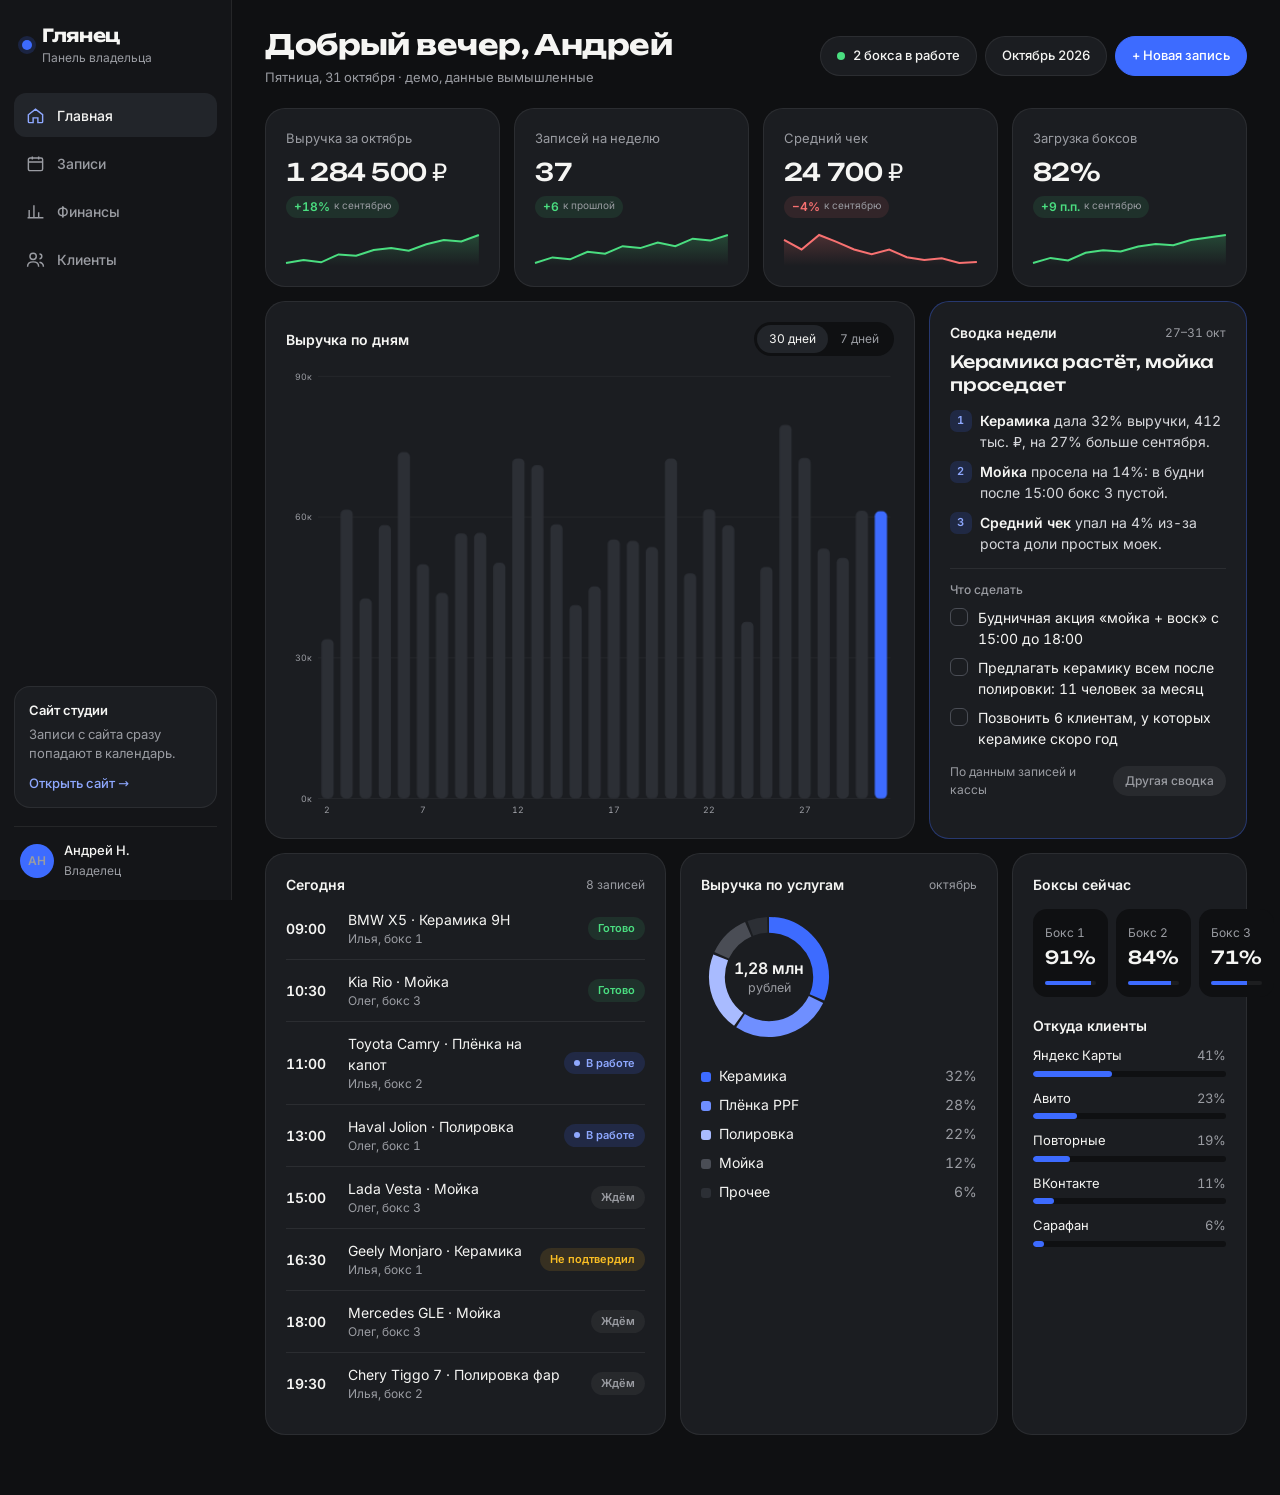
<file: dashboard/index.html>
<!doctype html>
<html lang="ru">
<head>
<meta charset="utf-8">
<meta name="viewport" content="width=device-width, initial-scale=1, viewport-fit=cover">
<title>Глянец | Панель владельца (демо)</title>
<meta name="description" content="Демо-панель владельца детейлинг-центра «Глянец»: выручка, записи, загрузка боксов, источники клиентов и сводка недели. Данные вымышленные.">
<meta name="robots" content="noindex">
<meta name="theme-color" content="#0f1012">
<style>
@font-face{font-family:Unbounded;font-weight:500;font-display:swap;src:url(fonts/unbounded-cyrillic-500-normal.woff2) format("woff2");unicode-range:U+0301,U+0400-045F,U+0490-0491,U+04B0-04B1,U+2116}
@font-face{font-family:Unbounded;font-weight:700;font-display:swap;src:url(fonts/unbounded-cyrillic-700-normal.woff2) format("woff2");unicode-range:U+0301,U+0400-045F,U+0490-0491,U+04B0-04B1,U+2116}
@font-face{font-family:Unbounded;font-weight:500;font-display:swap;src:url(fonts/unbounded-latin-500-normal.woff2) format("woff2");unicode-range:U+0000-00FF,U+0131,U+0152-0153,U+02BB-02BC,U+02C6,U+02DA,U+02DC,U+2000-206F,U+20AC,U+20BD,U+2122,U+2191,U+2193,U+2212,U+2215,U+FEFF,U+FFFD}
@font-face{font-family:Unbounded;font-weight:700;font-display:swap;src:url(fonts/unbounded-latin-700-normal.woff2) format("woff2");unicode-range:U+0000-00FF,U+0131,U+0152-0153,U+02BB-02BC,U+02C6,U+02DA,U+02DC,U+2000-206F,U+20AC,U+20BD,U+2122,U+2191,U+2193,U+2212,U+2215,U+FEFF,U+FFFD}
@font-face{font-family:Inter;font-weight:400;font-display:swap;src:url(fonts/inter-cyrillic-400-normal.woff2) format("woff2");unicode-range:U+0301,U+0400-045F,U+0490-0491,U+04B0-04B1,U+2116}
@font-face{font-family:Inter;font-weight:500;font-display:swap;src:url(fonts/inter-cyrillic-500-normal.woff2) format("woff2");unicode-range:U+0301,U+0400-045F,U+0490-0491,U+04B0-04B1,U+2116}
@font-face{font-family:Inter;font-weight:600;font-display:swap;src:url(fonts/inter-cyrillic-600-normal.woff2) format("woff2");unicode-range:U+0301,U+0400-045F,U+0490-0491,U+04B0-04B1,U+2116}
@font-face{font-family:Inter;font-weight:400;font-display:swap;src:url(fonts/inter-latin-400-normal.woff2) format("woff2");unicode-range:U+0000-00FF,U+0131,U+0152-0153,U+02BB-02BC,U+02C6,U+02DA,U+02DC,U+2000-206F,U+20AC,U+20BD,U+2122,U+2191,U+2193,U+2212,U+2215,U+FEFF,U+FFFD}
@font-face{font-family:Inter;font-weight:500;font-display:swap;src:url(fonts/inter-latin-500-normal.woff2) format("woff2");unicode-range:U+0000-00FF,U+0131,U+0152-0153,U+02BB-02BC,U+02C6,U+02DA,U+02DC,U+2000-206F,U+20AC,U+20BD,U+2122,U+2191,U+2193,U+2212,U+2215,U+FEFF,U+FFFD}
@font-face{font-family:Inter;font-weight:600;font-display:swap;src:url(fonts/inter-latin-600-normal.woff2) format("woff2");unicode-range:U+0000-00FF,U+0131,U+0152-0153,U+02BB-02BC,U+02C6,U+02DA,U+02DC,U+2000-206F,U+20AC,U+20BD,U+2122,U+2191,U+2193,U+2212,U+2215,U+FEFF,U+FFFD}
/* Same tokens as the client site lid/detailing: dark surfaces, one blue accent, Unbounded + Inter, 20px radius. */
:root{--bg:#0f1012;--side:#141518;--card:#1b1d21;--card2:#22252a;--bd:rgba(255,255,255,.07);--ink:#f5f5f3;--mut:#9a9ca2;--acc:#3d6bff;--acc2:#8ea8ff;--up:#4ade80;--down:#f87171;--warn:#fbbf24;--r:20px;--sw:232px;--ease:cubic-bezier(.2,.7,.2,1)}
*{box-sizing:border-box;margin:0;padding:0}
html{background:var(--bg)}
body{font-family:Inter,system-ui,sans-serif;font-size:14px;line-height:1.5;color:var(--ink);background:var(--bg);min-height:100vh;-webkit-font-smoothing:antialiased;font-variant-numeric:tabular-nums}
button{font:inherit;color:inherit;cursor:pointer}
:focus-visible{outline:2px solid var(--acc);outline-offset:2px;border-radius:8px}
.U{font-family:Unbounded,system-ui,sans-serif;letter-spacing:-.02em}

/* sidebar */
.side{position:fixed;left:0;top:0;bottom:0;width:var(--sw);background:var(--side);border-right:1px solid var(--bd);padding:20px 14px;display:flex;flex-direction:column;gap:4px;z-index:20}
.brand{display:flex;align-items:center;gap:10px;padding:2px 8px 22px}
.brand .dot{width:10px;height:10px;border-radius:50%;background:var(--acc);box-shadow:0 0 0 4px rgba(61,107,255,.18)}
.brand b{font-family:Unbounded,sans-serif;font-weight:700;font-size:18px;letter-spacing:-.02em}
.brand small{display:block;color:var(--mut);font-size:12px;font-family:Inter,sans-serif;font-weight:400;letter-spacing:0}
.nav{position:relative;display:flex;flex-direction:column;gap:4px}
.nav .hl{position:absolute;left:0;right:0;top:0;height:44px;border-radius:12px;background:var(--card2);transition:transform .35s var(--ease);z-index:0}
.nav button{position:relative;z-index:1;display:flex;align-items:center;gap:12px;width:100%;border:0;background:transparent;padding:0 12px;height:44px;border-radius:12px;text-align:left;color:var(--mut);font-weight:500;transition:color .2s}
.nav button svg{width:19px;height:19px;flex:0 0 19px;stroke:currentColor;fill:none;stroke-width:1.8}
.nav button:hover{color:var(--ink)}
.nav button[aria-current="page"]{color:var(--ink)}
.nav button[aria-current="page"] svg{stroke:var(--acc2)}
.side .promo{margin-top:auto;border-radius:16px;background:var(--card);border:1px solid var(--bd);padding:14px;font-size:13px;color:var(--mut)}
.side .promo b{display:block;color:var(--ink);font-weight:600;margin-bottom:4px}
.side .promo a{display:inline-block;margin-top:10px;color:var(--acc2);text-decoration:none;font-weight:500}
.side .foot{border-top:1px solid var(--bd);margin-top:14px;padding:14px 6px 0;display:flex;align-items:center;gap:10px;font-size:13px}
.side .foot b{display:block;font-weight:500}
.side .foot span{color:var(--mut);font-size:12px}
.ava{width:34px;height:34px;border-radius:50%;background:var(--acc);display:grid;place-items:center;font-weight:600;font-size:12px}

.app{margin-left:var(--sw);padding:24px clamp(14px,2.6vw,34px) 60px;max-width:calc(1360px + var(--sw))}
.top{display:flex;justify-content:space-between;align-items:center;gap:16px;margin-bottom:20px;flex-wrap:wrap}
.top h1{font-family:Unbounded,sans-serif;font-weight:700;font-size:clamp(20px,2.2vw,28px);letter-spacing:-.02em}
.top p{color:var(--mut);font-size:13px;margin-top:2px}
.chips{display:flex;gap:8px;flex-wrap:wrap}
.chip{display:inline-flex;align-items:center;gap:8px;min-height:40px;padding:0 16px;border-radius:999px;background:var(--card);border:1px solid var(--bd);font-weight:500;font-size:13px}
.chip i{width:8px;height:8px;border-radius:50%;background:var(--up);animation:pulse 2s ease-in-out infinite}
@keyframes pulse{0%,100%{box-shadow:0 0 0 0 rgba(74,222,128,.5)}50%{box-shadow:0 0 0 5px rgba(74,222,128,0)}}
.chip.btn{background:var(--acc);border-color:var(--acc);color:#fff;transition:transform .2s,background .2s}
.chip.btn:hover{background:#5a82ff;transform:translateY(-1px)}

.card{background:var(--card);border:1px solid var(--bd);border-radius:var(--r);padding:20px;min-width:0;transition:border-color .25s,transform .25s}
.card:hover{border-color:rgba(255,255,255,.13)}
.ch{display:flex;justify-content:space-between;align-items:center;gap:12px;margin-bottom:14px}
.ch h2{font-size:14px;font-weight:600}
.ch span{color:var(--mut);font-size:12px}
.seg{position:relative;display:inline-flex;background:var(--bg);border-radius:999px;padding:3px}
.seg .hl{position:absolute;top:3px;bottom:3px;left:3px;border-radius:999px;background:var(--card2);transition:transform .3s var(--ease),width .3s var(--ease)}
.seg button{position:relative;border:0;background:transparent;padding:5px 12px;border-radius:999px;font-size:12px;color:var(--mut);transition:color .2s}
.seg button[aria-pressed="true"]{color:var(--ink)}

.grid{display:grid;grid-template-columns:repeat(12,1fr);gap:14px}
.c3{grid-column:span 3}.c4{grid-column:span 4}.c5{grid-column:span 5}.c7{grid-column:span 7}.c8{grid-column:span 8}
@media(max-width:1200px){.c3{grid-column:span 6}.c4,.c5,.c7,.c8{grid-column:span 12}}
@media(max-width:560px){.grid{gap:10px}.kpi.c3{grid-column:span 6;padding:14px}.kpi .v{font-size:18px!important}.kpi .spark{height:26px}}

.kpi .l{color:var(--mut);font-size:13px}
.kpi .v{font-family:Unbounded,sans-serif;font-weight:500;font-size:clamp(20px,1.9vw,26px);letter-spacing:-.02em;margin-top:6px}
.kpi .d{display:inline-flex;gap:4px;font-size:12px;font-weight:600;margin-top:6px;padding:2px 8px;border-radius:999px}
.d.up{color:var(--up);background:rgba(74,222,128,.1)}.d.down{color:var(--down);background:rgba(248,113,113,.1)}
.d small{color:var(--mut);font-weight:400}
.spark{display:block;width:100%;height:36px;margin-top:12px;overflow:visible}

svg text{fill:var(--mut);font-size:11px;font-family:Inter,sans-serif}
.bars rect{transform-box:fill-box;transform-origin:50% 100%;transition:opacity .2s}
.bars rect:hover{opacity:.7}
.tip{position:fixed;pointer-events:none;background:var(--card2);border:1px solid var(--bd);border-radius:10px;padding:7px 10px;font-size:12px;z-index:50;opacity:0;transition:opacity .15s;white-space:nowrap}

.row{display:grid;grid-template-columns:50px 1fr auto;gap:12px;align-items:center;padding:11px 0;border-top:1px solid var(--bd)}
.row:first-child{border-top:0;padding-top:0}
.row .t{font-weight:600}
.row .s{color:var(--mut);font-size:12px}
.st{font-size:11px;font-weight:600;padding:3px 10px;border-radius:999px;white-space:nowrap}
.st.done{color:var(--up);background:rgba(74,222,128,.1)}.st.now{color:var(--acc2);background:rgba(61,107,255,.16)}.st.wait{color:var(--mut);background:rgba(255,255,255,.05)}.st.risk{color:var(--warn);background:rgba(251,191,36,.12)}
.st.now::before{content:"";display:inline-block;width:6px;height:6px;border-radius:50%;background:var(--acc2);margin-right:6px;vertical-align:1px;animation:blink 1.4s ease-in-out infinite}
@keyframes blink{50%{opacity:.25}}

.donut{display:flex;align-items:center;gap:20px;flex-wrap:wrap}
.legend{display:flex;flex-direction:column;gap:8px;flex:1;min-width:150px}
.legend div{display:flex;justify-content:space-between;gap:10px}
.legend i{display:inline-block;width:10px;height:10px;border-radius:3px;margin-right:8px;vertical-align:-1px}
.legend .p{color:var(--mut)}
.hbar{display:flex;flex-direction:column;gap:12px}
.hbar .lb{display:flex;justify-content:space-between;margin-bottom:5px;font-size:13px}
.hbar .lb span:last-child{color:var(--mut)}
.hbar .tr{height:6px;border-radius:99px;background:var(--bg);overflow:hidden}
.hbar .tr i{display:block;height:100%;border-radius:99px;background:var(--acc);width:0;transition:width .9s var(--ease)}

.boxes{display:grid;grid-template-columns:repeat(3,1fr);gap:8px}
.box{border-radius:14px;background:var(--bg);padding:12px}
.box span{color:var(--mut);font-size:12px}
.box b{display:block;font-family:Unbounded,sans-serif;font-weight:500;font-size:18px;margin-top:2px}
.box .bar{height:4px;border-radius:9px;background:rgba(255,255,255,.06);margin-top:10px;overflow:hidden}
.box .bar i{display:block;height:100%;background:var(--acc);width:0;transition:width 1s var(--ease)}

.sum{border-color:rgba(61,107,255,.35)}
.sum h3{font-family:Unbounded,sans-serif;font-weight:500;font-size:17px;line-height:1.3;margin:2px 0 14px;letter-spacing:-.01em}
.sum ol{list-style:none;display:flex;flex-direction:column;gap:9px;color:#d6d7db;counter-reset:n}
.sum ol li{display:grid;grid-template-columns:22px 1fr;gap:8px;counter-increment:n}
.sum ol li::before{content:counter(n);width:22px;height:22px;border-radius:7px;background:rgba(61,107,255,.16);color:var(--acc2);display:grid;place-items:center;font-size:11px;font-weight:600}
.sum ol b{color:var(--ink)}
.sum .acts{margin-top:14px;padding-top:12px;border-top:1px solid var(--bd)}
.sum .acts h4{font-size:12px;color:var(--mut);font-weight:500;margin-bottom:8px}
.sum .acts ul{list-style:none;display:flex;flex-direction:column;gap:8px}
.sum .acts label{display:flex;gap:10px;cursor:pointer;align-items:flex-start}
.sum .acts input{appearance:none;flex:0 0 18px;height:18px;border-radius:6px;border:1.5px solid #4a4d55;margin-top:1px;cursor:pointer;display:grid;place-items:center;transition:background .2s,border-color .2s}
.sum .acts input:checked{background:var(--acc);border-color:var(--acc)}
.sum .acts input:checked::after{content:"";width:5px;height:9px;border:solid #fff;border-width:0 2px 2px 0;transform:rotate(45deg) translate(-1px,-1px)}
.sum .acts input:checked+span{color:var(--mut);text-decoration:line-through}
.sum .ft{display:flex;justify-content:space-between;align-items:center;margin-top:14px;color:var(--mut);font-size:12px}
.lnk{white-space:nowrap;border:0;background:rgba(255,255,255,.06);border-radius:999px;padding:6px 12px;font-size:12px;font-weight:500;transition:background .2s}
.lnk:hover{background:rgba(255,255,255,.12)}
.swap{transition:opacity .25s,transform .25s}
.swap.out{opacity:0;transform:translateY(6px)}

table{width:100%;border-collapse:collapse}
th{text-align:left;font-weight:500;color:var(--mut);font-size:12px;padding:0 10px 10px;border-bottom:1px solid var(--bd)}
td{padding:12px 10px;border-bottom:1px solid var(--bd)}
tbody tr{transition:background .15s}
tbody tr:hover{background:rgba(255,255,255,.03)}
tr:last-child td{border-bottom:0}
td.r,th.r{text-align:right}
.tblwrap{overflow-x:auto}
input.search{width:100%;max-width:280px;min-height:40px;border-radius:999px;border:1px solid var(--bd);background:var(--bg);color:var(--ink);padding:0 16px;font:inherit}

.week{display:grid;grid-template-columns:48px repeat(7,1fr);gap:4px;min-width:720px}
.week .hd{color:var(--mut);font-size:12px;text-align:center;padding-bottom:6px;font-weight:500}
.week .hd.today{color:var(--acc2)}
.week .hr{color:var(--mut);font-size:11px;text-align:right;padding-right:6px;height:32px}
.week .cell{height:32px;border-radius:8px;background:rgba(255,255,255,.025)}
.week .ev{border-radius:8px;padding:5px 8px;font-size:11px;line-height:1.25;overflow:hidden;color:#fff;transition:transform .2s}
.week .ev:hover{transform:scale(1.03)}

.view{display:none}
.view.on{display:block}
.demo{color:var(--mut)}

/* entrance animations (skipped under reduced motion) */
.anim .card{opacity:0;transform:translateY(16px)}
.anim .card.shown{opacity:1;transform:none;transition:opacity .5s var(--ease),transform .6s var(--ease),border-color .25s}
@keyframes grow{from{transform:scaleY(0)}to{transform:scaleY(1)}}
@keyframes draw{from{stroke-dashoffset:1}to{stroke-dashoffset:0}}

@media(max-width:860px){
  .side{top:auto;right:0;width:auto;height:auto;flex-direction:row;padding:6px 8px calc(6px + env(safe-area-inset-bottom));border-right:0;border-top:1px solid var(--bd)}
  .brand,.side .foot,.side .promo,.nav .hl{display:none}
  .nav{flex-direction:row;width:100%;justify-content:space-around}
  .nav button{flex-direction:column;gap:2px;font-size:11px;height:auto;padding:6px 4px;flex:1;align-items:center}
  .app{margin-left:0;padding-bottom:96px}
}
@media(prefers-reduced-motion:reduce){*,*::before,*::after{animation:none!important;transition:none!important}}
</style>
</head>
<body>
<aside class="side">
  <div class="brand"><span class="dot"></span><div><b>Глянец</b><small>Панель владельца</small></div></div>
  <div class="nav" id="nav" role="navigation" aria-label="Разделы">
    <span class="hl" id="navHl"></span>
    <button data-v="home" aria-current="page"><svg viewBox="0 0 24 24"><path d="M3 11l9-7 9 7v9a1 1 0 0 1-1 1h-5v-6h-6v6H4a1 1 0 0 1-1-1z"/></svg>Главная</button>
    <button data-v="book"><svg viewBox="0 0 24 24"><rect x="3" y="5" width="18" height="16" rx="2"/><path d="M3 10h18M8 3v4M16 3v4"/></svg>Записи</button>
    <button data-v="money"><svg viewBox="0 0 24 24"><path d="M4 20V10M10 20V4M16 20v-7M22 20H2"/></svg>Финансы</button>
    <button data-v="cli"><svg viewBox="0 0 24 24"><circle cx="9" cy="8" r="4"/><path d="M2 21c0-4 3-6 7-6s7 2 7 6M17 11a3 3 0 1 0 0-6M22 21c0-3-2-5-5-5.5"/></svg>Клиенты</button>
  </div>
  <div class="promo"><b>Сайт студии</b>Записи с сайта сразу попадают в календарь.<br><a href="../detailing/">Открыть сайт →</a></div>
  <div class="foot"><span class="ava">АН</span><div><b>Андрей Н.</b><span>Владелец</span></div></div>
</aside>

<main class="app anim" id="app">
  <div class="top">
    <div><h1 id="hello">Добрый день, Андрей</h1><p>Пятница, 31 октября · <span class="demo">демо, данные вымышленные</span></p></div>
    <div class="chips"><span class="chip"><i></i>2 бокса в работе</span><span class="chip">Октябрь 2026</span><button class="chip btn" id="addBtn">+ Новая запись</button></div>
  </div>

  <section class="view on" id="v-home" aria-label="Главная">
    <div class="grid">
      <div class="card kpi c3"><div class="l">Выручка за октябрь</div><div class="v"><span data-to="1284500"></span> ₽</div><span class="d up">+18% <small>к сентябрю</small></span><svg class="spark" id="sp1" viewBox="0 0 200 36" preserveAspectRatio="none"></svg></div>
      <div class="card kpi c3"><div class="l">Записей на неделю</div><div class="v"><span data-to="37"></span></div><span class="d up">+6 <small>к прошлой</small></span><svg class="spark" id="sp2" viewBox="0 0 200 36" preserveAspectRatio="none"></svg></div>
      <div class="card kpi c3"><div class="l">Средний чек</div><div class="v"><span data-to="24700"></span> ₽</div><span class="d down">−4% <small>к сентябрю</small></span><svg class="spark" id="sp3" viewBox="0 0 200 36" preserveAspectRatio="none"></svg></div>
      <div class="card kpi c3"><div class="l">Загрузка боксов</div><div class="v"><span data-to="82"></span>%</div><span class="d up">+9 п.п. <small>к сентябрю</small></span><svg class="spark" id="sp4" viewBox="0 0 200 36" preserveAspectRatio="none"></svg></div>

      <div class="card c8" style="display:flex;flex-direction:column"><div class="ch"><h2>Выручка по дням</h2><div class="seg" id="revSeg"><span class="hl"></span><button aria-pressed="true" data-k="30">30 дней</button><button aria-pressed="false" data-k="7">7 дней</button></div></div><svg id="rev" viewBox="0 0 760 250" style="width:100%;flex:1;min-height:220px" class="bars"></svg></div>
      <div class="card sum c4">
        <div class="ch" style="margin-bottom:8px"><h2>Сводка недели</h2><span>27–31 окт</span></div>
        <div class="swap" id="sumBox"><h3 id="sumTitle"></h3><ol id="sumList"></ol>
        <div class="acts"><h4>Что сделать</h4><ul id="sumActs"></ul></div></div>
        <div class="ft"><span>По данным записей и кассы</span><button class="lnk" id="next">Другая сводка</button></div>
      </div>

      <div class="card c5"><div class="ch"><h2>Сегодня</h2><span>8 записей</span></div><div id="sched"></div></div>
      <div class="card c4"><div class="ch"><h2>Выручка по услугам</h2><span>октябрь</span></div><div class="donut"><svg id="donut" viewBox="0 0 120 120" width="136" height="136"></svg><div class="legend" id="leg"></div></div></div>
      <div class="card c3"><div class="ch"><h2>Боксы сейчас</h2></div>
        <div class="boxes"><div class="box"><span>Бокс 1</span><b>91%</b><div class="bar"><i data-w="91"></i></div></div><div class="box"><span>Бокс 2</span><b>84%</b><div class="bar"><i data-w="84"></i></div></div><div class="box"><span>Бокс 3</span><b>71%</b><div class="bar"><i data-w="71"></i></div></div></div>
        <div class="ch" style="margin:18px 0 10px"><h2>Откуда клиенты</h2></div>
        <div class="hbar" id="src"></div>
      </div>
    </div>
  </section>

  <section class="view" id="v-book" aria-label="Записи">
    <div class="card"><div class="ch"><h2>Неделя 27 октября – 2 ноября</h2><span>3 бокса</span></div><div class="tblwrap"><div class="week" id="week"></div></div></div>
  </section>

  <section class="view" id="v-money" aria-label="Финансы">
    <div class="grid">
      <div class="card kpi c4"><div class="l">Доход за октябрь</div><div class="v"><span data-to="1284500"></span> ₽</div></div>
      <div class="card kpi c4"><div class="l">Расходы</div><div class="v"><span data-to="612300"></span> ₽</div></div>
      <div class="card kpi c4"><div class="l">Прибыль</div><div class="v" style="color:var(--up)"><span data-to="672200"></span> ₽</div><span class="d up">маржа 52%</span></div>
      <div class="card c7"><div class="ch"><h2>Доход и расходы, 6 месяцев</h2><span><i style="display:inline-block;width:10px;height:10px;border-radius:3px;background:#3d6bff;margin-right:6px"></i>доход <i style="display:inline-block;width:10px;height:10px;border-radius:3px;background:#3a3d44;margin:0 6px 0 12px"></i>расходы</span></div><svg id="pl" viewBox="0 0 620 240" style="width:100%;height:auto" class="bars"></svg></div>
      <div class="card c5"><div class="ch"><h2>Статьи расходов</h2><span>октябрь</span></div><div class="hbar" id="exp"></div></div>
    </div>
  </section>

  <section class="view" id="v-cli" aria-label="Клиенты">
    <div class="card"><div class="ch"><h2>Клиенты</h2><input class="search" id="q" type="search" placeholder="Поиск по имени или машине" aria-label="Поиск клиентов"></div>
      <div class="tblwrap"><table><thead><tr><th>Клиент</th><th>Автомобиль</th><th>Последняя услуга</th><th>Визитов</th><th class="r">Потратил</th></tr></thead><tbody id="cli"></tbody></table></div></div>
  </section>
</main>
<div class="tip" id="tip"></div>

<script>
const $=s=>document.querySelector(s);
const fmt=n=>Math.round(n).toLocaleString('ru-RU').replace(/,/g,' ');
const reduce=matchMedia('(prefers-reduced-motion:reduce)').matches;
const ease=t=>1-Math.pow(1-t,3);
// deterministic pseudo-random so the demo looks the same every visit
let seed=7;const rnd=()=>(seed=(seed*16807)%2147483647)/2147483647;
if(reduce)$('#app').classList.remove('anim');

const h=new Date().getHours();
$('#hello').textContent=(h<5?'Доброй ночи':h<12?'Доброе утро':h<18?'Добрый день':'Добрый вечер')+', Андрей';

function countUp(root){root.querySelectorAll('[data-to]').forEach(el=>{const to=+el.dataset.to;
  if(reduce){el.textContent=fmt(to);return}
  const t0=performance.now(),dur=1100;
  (function f(t){const k=Math.min(1,(t-t0)/dur);el.textContent=fmt(to*ease(k));if(k<1)requestAnimationFrame(f)})(t0)})}

function spark(el,pts,color,delay){
  const max=Math.max(...pts),min=Math.min(...pts),w=200,hh=36;
  const xy=pts.map((v,i)=>[(i/(pts.length-1)*w),(hh-3-(v-min)/(max-min||1)*(hh-8))]);
  const d=xy.map((p,i)=>`${i?'L':'M'}${p[0].toFixed(1)},${p[1].toFixed(1)}`).join('');
  const last=xy[xy.length-1];
  el.innerHTML=`<defs><linearGradient id="g${el.id}" x1="0" x2="0" y1="0" y2="1"><stop offset="0" stop-color="${color}" stop-opacity=".22"/><stop offset="1" stop-color="${color}" stop-opacity="0"/></linearGradient></defs>
  <path d="${d}L${w},${hh}L0,${hh}Z" fill="url(#g${el.id})" style="opacity:0;transition:opacity .8s ${delay+600}ms"/>
  <path d="${d}" fill="none" stroke="${color}" stroke-width="2" vector-effect="non-scaling-stroke" pathLength="1" stroke-dasharray="1" style="animation:draw 1.1s ${delay}ms var(--ease) both"/>`;
  requestAnimationFrame(()=>el.firstElementChild.nextElementSibling.style.opacity=1);
}

const REV=Array.from({length:30},(_,i)=>{const wd=(i+2)%7;return Math.round((wd>4?52000:34000)+rnd()*30000)});
const tip=$('#tip');
function revChart(n){
  const svg=$('#rev'),data=REV.slice(-n),W=760,p={l:40,r:4,t:8,b:24},max=90000;
  // match the viewBox to the box so the chart fills a stretched card without distorting text
  const bb=svg.getBoundingClientRect(),H=bb.width?Math.max(220,Math.round(W*bb.height/bb.width)):250;
  svg.setAttribute('viewBox',`0 0 ${W} ${H}`);
  const bw=(W-p.l-p.r)/data.length;let s='';
  [0,30000,60000,90000].forEach(v=>{const y=H-p.b-(v/max)*(H-p.t-p.b);s+=`<line x1="${p.l}" x2="${W-p.r}" y1="${y}" y2="${y}" stroke="rgba(255,255,255,.06)"/><text x="${p.l-8}" y="${y+4}" text-anchor="end">${v/1000}к</text>`});
  data.forEach((v,i)=>{const bh=(v/max)*(H-p.t-p.b),x=p.l+i*bw+bw*.18,y=H-p.b-bh,day=31-n+i+1;
    s+=`<rect x="${x.toFixed(1)}" y="${y.toFixed(1)}" width="${(bw*.64).toFixed(1)}" height="${bh.toFixed(1)}" rx="${Math.min(6,bw*.3).toFixed(1)}" fill="${i===data.length-1?'#3d6bff':'#2c2f35'}" data-t="${day} окт: ${fmt(v)} ₽" style="animation:grow .7s ${200+i*(n===7?60:22)}ms var(--ease) both"/>`;
    if(n===7||i%5===0)s+=`<text x="${(x+bw*.32).toFixed(1)}" y="${H-6}" text-anchor="middle">${day}</text>`});
  svg.innerHTML=s;
}
$('#rev').addEventListener('mousemove',e=>{const t=e.target.dataset&&e.target.dataset.t;if(t){tip.textContent=t;tip.style.left=(e.clientX+12)+'px';tip.style.top=(e.clientY-34)+'px';tip.style.opacity=1}else tip.style.opacity=0});
$('#rev').addEventListener('mouseleave',()=>tip.style.opacity=0);

// segmented control with sliding highlight
function segHl(seg){const on=seg.querySelector('[aria-pressed="true"]'),hl=seg.querySelector('.hl');hl.style.width=on.offsetWidth+'px';hl.style.transform=`translateX(${on.offsetLeft-3}px)`}
$('#revSeg').addEventListener('click',e=>{const b=e.target.closest('button');if(!b)return;[...b.parentNode.querySelectorAll('button')].forEach(x=>x.setAttribute('aria-pressed',x===b));segHl($('#revSeg'));revChart(+b.dataset.k)});

const SCH=[['09:00','BMW X5 · Керамика 9H','Илья, бокс 1','done','Готово'],['10:30','Kia Rio · Мойка','Олег, бокс 3','done','Готово'],['11:00','Toyota Camry · Плёнка на капот','Илья, бокс 2','now','В работе'],['13:00','Haval Jolion · Полировка','Олег, бокс 1','now','В работе'],['15:00','Lada Vesta · Мойка','Олег, бокс 3','wait','Ждём'],['16:30','Geely Monjaro · Керамика','Илья, бокс 1','risk','Не подтвердил'],['18:00','Mercedes GLE · Мойка','Олег, бокс 3','wait','Ждём'],['19:30','Chery Tiggo 7 · Полировка фар','Илья, бокс 2','wait','Ждём']];
$('#sched').innerHTML=SCH.map(r=>`<div class="row"><span class="t">${r[0]}</span><div><div>${r[1]}</div><div class="s">${r[2]}</div></div><span class="st ${r[3]}">${r[4]}</span></div>`).join('');

const SV=[['Керамика',412000,'#3d6bff'],['Плёнка PPF',356000,'#6f8fff'],['Полировка',281500,'#a9bbff'],['Мойка',158000,'#4a4d55'],['Прочее',77000,'#2c2f35']];
function donut(){const tot=SV.reduce((a,b)=>a+b[1],0),R=46,C=2*Math.PI*R;let off=0,s='';
  SV.forEach(v=>{const len=v[1]/tot*C-2;s+=`<circle cx="60" cy="60" r="${R}" fill="none" stroke="${v[2]}" stroke-width="14" stroke-linecap="butt" data-len="${len.toFixed(2)}" stroke-dasharray="0 ${C.toFixed(2)}" stroke-dashoffset="${(-off).toFixed(2)}" transform="rotate(-90 60 60)"/>`;off+=len+2});
  s+=`<text x="60" y="57" text-anchor="middle" style="fill:#f5f5f3;font-size:14px;font-weight:600">1,28 млн</text><text x="60" y="73" text-anchor="middle">рублей</text>`;
  $('#donut').innerHTML=s;
  $('#leg').innerHTML=SV.map(v=>`<div><span><i style="background:${v[2]}"></i>${v[0]}</span><span class="p">${Math.round(v[1]/tot*100)}%</span></div>`).join('');
  const cs=[...$('#donut').querySelectorAll('circle')],t0=performance.now()+300,dur=1000;
  (function f(t){const k=reduce?1:Math.max(0,Math.min(1,(t-t0)/dur));cs.forEach(c=>c.setAttribute('stroke-dasharray',`${(c.dataset.len*ease(k)).toFixed(2)} ${C.toFixed(2)}`));if(k<1)requestAnimationFrame(f)})(performance.now())}

function hbars(el,rows,unit){el.innerHTML=rows.map(r=>`<div><div class="lb"><span>${r[0]}</span><span>${r[2]||r[1]+unit}</span></div><div class="tr"><i data-w="${r[1]}"></i></div></div>`).join('')}
hbars($('#src'),[['Яндекс Карты',41],['Авито',23],['Повторные',19],['ВКонтакте',11],['Сарафан',6]],'%');
hbars($('#exp'),[['Зарплаты мастеров',100,'268 000 ₽'],['Материалы и плёнка',66,'176 400 ₽'],['Аренда',30,'80 000 ₽'],['Реклама',19,'51 000 ₽'],['Коммуналка и прочее',14,'36 900 ₽']],'');
function fillBars(root){root.querySelectorAll('[data-w]').forEach((i,k)=>{i.style.transitionDelay=(300+k*60)+'ms';i.style.width='0';requestAnimationFrame(()=>requestAnimationFrame(()=>i.style.width=i.dataset.w+'%'))})}

// weekly summary: canned demo text (a real build would generate it from the month's numbers)
const SUM=[
 {t:'Керамика растёт, мойка проседает',f:[['Керамика','дала 32% выручки, 412 тыс. ₽, на 27% больше сентября.'],['Мойка','просела на 14%: в будни после 15:00 бокс 3 пустой.'],['Средний чек','упал на 4% из-за роста доли простых моек.']],a:['Будничная акция «мойка + воск» с 15:00 до 18:00','Предлагать керамику всем после полировки: 11 человек за месяц','Позвонить 6 клиентам, у которых керамике скоро год']},
 {t:'41% новых клиентов приходит с Яндекс Карт',f:[['Яндекс Карты','дали 23 из 56 новых записей.'],['Авито','приводит дешёвые заказы: чек 9 800 ₽ против 24 700 ₽.'],['Повторные клиенты','тратят в 1,6 раза больше новых.']],a:['Попросить отзыв у 12 клиентов этой недели','Убрать простую мойку с Авито, оставить полировку и плёнку','Карта лояльности: 5-я мойка в подарок']},
 {t:'Пятница и суббота забиты, вторник пустой',f:[['Загрузка','в пт и сб 97%, во вторник 54%.'],['Отказы','6 клиентам не хватило мест на выходные.'],['Олег','закрывает на 30% больше заказов, чем Илья, за те же часы.']],a:['Скидка 10% на вторник и среду','Предлагать вторник тем, кому не хватило выходных','Разобрать с Ильёй порядок работы на мойке']}
];
let si=0;
function renderSum(i){const d=SUM[i];$('#sumTitle').textContent=d.t;
  $('#sumList').innerHTML=d.f.map(x=>`<li><span><b>${x[0]}</b> ${x[1]}</span></li>`).join('');
  $('#sumActs').innerHTML=d.a.map(x=>`<li><label><input type="checkbox"><span>${x}</span></label></li>`).join('')}
renderSum(0);
$('#next').addEventListener('click',()=>{const box=$('#sumBox');si=(si+1)%SUM.length;
  if(reduce){renderSum(si);return}
  box.classList.add('out');setTimeout(()=>{renderSum(si);box.classList.remove('out')},250)});

(function(){const days=['Пн 27','Вт 28','Ср 29','Чт 30','Пт 31','Сб 1','Вс 2'],hours=[9,10,11,12,13,14,15,16,17,18,19,20];
  const C={k:'#3d6bff',p:'#6a5cf0',m:'#3a3d44',f:'#2a6e8f'};
  const EV=[[0,9,2,'k','Керамика · BMW X5'],[0,13,1,'m','Мойка · Kia'],[1,10,3,'p','Плёнка · Camry'],[2,9,1,'m','Мойка'],[2,14,2,'f','Полировка · Haval'],[3,11,2,'k','Керамика · Audi'],[3,16,1,'m','Мойка'],[4,9,3,'p','Плёнка · Tesla'],[4,13,2,'f','Полировка'],[4,16,2,'k','Керамика · Monjaro'],[4,19,1,'m','Мойка'],[5,9,2,'f','Полировка · Octavia'],[5,11,3,'p','Плёнка · Zeekr'],[5,15,2,'k','Керамика'],[5,18,1,'m','Мойка'],[6,10,1,'m','Мойка'],[6,12,2,'f','Полировка фар']];
  let s='<div></div>'+days.map((d,i)=>`<div class="hd${i===4?' today':''}">${d}</div>`).join('');
  hours.forEach(hh=>{s+=`<div class="hr">${hh}:00</div>`;days.forEach((_,ci)=>{const e=EV.find(e=>e[0]===ci&&e[1]===hh);const cover=EV.find(e=>e[0]===ci&&hh>e[1]&&hh<e[1]+e[2]);
    if(e)s+=`<div class="ev" style="grid-row:span ${e[2]};height:${e[2]*32+(e[2]-1)*4}px;background:${C[e[3]]}">${e[4]}</div>`;else if(!cover)s+='<div class="cell"></div>'})});
  $('#week').innerHTML=s})();

function plChart(){const M=['Май','Июн','Июл','Авг','Сен','Окт'],I=[820,910,1040,1120,1090,1284],E=[540,560,590,600,605,612],W=620,H=240,p={l:48,r:6,t:8,b:24},max=1400;
  const gw=(W-p.l-p.r)/M.length;let s='';
  [0,500,1000].forEach(v=>{const y=H-p.b-(v/max)*(H-p.t-p.b);s+=`<line x1="${p.l}" x2="${W-p.r}" y1="${y}" y2="${y}" stroke="rgba(255,255,255,.06)"/><text x="${p.l-8}" y="${y+4}" text-anchor="end">${v?v/1000+' млн':'0'}</text>`});
  M.forEach((m,i)=>{const x=p.l+i*gw+gw*.18,bw=gw*.3,ih=I[i]/max*(H-p.t-p.b),eh=E[i]/max*(H-p.t-p.b);
    s+=`<rect x="${x}" y="${H-p.b-ih}" width="${bw}" height="${ih}" rx="5" fill="#3d6bff" style="animation:grow .7s ${250+i*80}ms var(--ease) both"/><rect x="${x+bw+4}" y="${H-p.b-eh}" width="${bw}" height="${eh}" rx="5" fill="#3a3d44" style="animation:grow .7s ${300+i*80}ms var(--ease) both"/><text x="${x+bw+2}" y="${H-6}" text-anchor="middle">${m}</text>`});
  $('#pl').innerHTML=s}

const CL=[['Анна Сорокина','Toyota RAV4','Керамика 9H',4,98400],['Максим Чернов','BMW X5','Плёнка PPF',3,186000],['Ирина Лаптева','Kia K5','Полировка',2,31500],['Денис Бушуев','Haval Jolion','Мойка',7,24500],['Сергей Ведерников','Tesla Model Y','Плёнка PPF',2,212000],['Ольга Шулятьева','Mazda CX-5','Керамика 9H',3,71200],['Павел Зыков','Lada Vesta','Мойка',9,31500],['Артём Мальцев','Zeekr 001','Полный комплекс',1,85000],['Елена Кропачева','Geely Monjaro','Полировка',2,38000],['Николай Опарин','Audi Q7','Керамика 9H',5,142000]];
function renderCli(q){q=(q||'').toLowerCase();$('#cli').innerHTML=CL.filter(c=>(c[0]+c[1]).toLowerCase().includes(q)).sort((a,b)=>b[4]-a[4]).map(c=>`<tr><td>${c[0]}</td><td style="color:var(--mut)">${c[1]}</td><td>${c[2]}</td><td>${c[3]}</td><td class="r">${fmt(c[4])} ₽</td></tr>`).join('')||'<tr><td colspan="5" style="color:var(--mut)">Никого не нашли</td></tr>'}
renderCli('');$('#q').addEventListener('input',e=>renderCli(e.target.value));

// play a view's entrance: stagger cards, then charts, numbers and bars
function play(v){const view=$('#v-'+v);
  const cards=[...view.querySelectorAll('.card')];
  cards.forEach(c=>c.classList.remove('shown'));
  cards.forEach((c,i)=>setTimeout(()=>c.classList.add('shown'),reduce?0:60+i*70));
  countUp(view);fillBars(view);
  if(v==='home'){revChart(+$('#revSeg [aria-pressed="true"]').dataset.k);donut();
    spark($('#sp1'),[40,44,41,52,50,58,61,57,66,72,70,79],'#4ade80',200);spark($('#sp2'),[22,25,24,28,27,31,30,33,31,35,34,37],'#4ade80',280);
    spark($('#sp3'),[27,26,27.5,26.8,26,25.5,26,25.2,24.9,25.1,24.6,24.7],'#f87171',360);spark($('#sp4'),[60,64,62,68,70,69,73,75,74,78,80,82],'#4ade80',440)}
  if(v==='money')plChart()}

const nav=$('#nav'),navHl=$('#navHl');
function moveNav(b){navHl.style.transform=`translateY(${b.offsetTop}px)`}
function show(v){document.querySelectorAll('.view').forEach(x=>x.classList.toggle('on',x.id==='v-'+v));
  nav.querySelectorAll('button').forEach(b=>{if(b.dataset.v===v){b.setAttribute('aria-current','page');moveNav(b)}else b.removeAttribute('aria-current')});
  scrollTo(0,0);play(v)}
nav.addEventListener('click',e=>{const b=e.target.closest('button');if(b)show(b.dataset.v)});
$('#addBtn').addEventListener('click',()=>show('book'));
addEventListener('load',()=>{moveNav(nav.querySelector('[aria-current]'));segHl($('#revSeg'))});
play('home');
</script>
</body>
</html>
</file>
<file: styles.css>
:root {
  --bg: #fbfaf7;
  --bg-alt: #f2f0ea;
  --ink: #15211f;
  --muted: #5d6b68;
  --line: #e2ded4;
  --accent: #0f7a6c;
  --accent-ink: #ffffff;
  --accent-soft: #dff1ed;
  --warm: #f4b860;
  --card: #ffffff;
  --radius: 18px;
  --shadow: 0 1px 2px rgba(21, 33, 31, .05), 0 12px 32px -12px rgba(21, 33, 31, .18);
}

* { box-sizing: border-box; }
html { scroll-behavior: smooth; }
body {
  margin: 0;
  background: var(--bg);
  color: var(--ink);
  font: 16px/1.55 "Manrope", system-ui, sans-serif;
  -webkit-font-smoothing: antialiased;
}
a { color: inherit; }
h1, h2, h3 { font-family: "Unbounded", "Manrope", sans-serif; line-height: 1.15; margin: 0; letter-spacing: -.01em; }
h1 { font-size: clamp(30px, 5vw, 52px); font-weight: 700; }
h2 { font-size: clamp(24px, 3.4vw, 36px); font-weight: 700; }
h3 { font-size: 17px; font-weight: 500; }

.wrap { width: min(1120px, 100% - 32px); margin-inline: auto; }

.demo-bar {
  background: var(--ink); color: #cfd8d6; font-size: 13px; text-align: center; padding: 7px 16px;
}
.demo-bar a { color: var(--warm); }

.header { position: sticky; top: 0; z-index: 20; background: rgba(251, 250, 247, .9); backdrop-filter: blur(10px); border-bottom: 1px solid var(--line); }
.header__in { display: flex; align-items: center; gap: 24px; height: 64px; }
.logo { white-space: nowrap; display: inline-flex; align-items: center; gap: 10px; font-weight: 800; font-size: 18px; text-decoration: none; }
.logo__mark { display: grid; place-items: center; width: 30px; height: 30px; border-radius: 9px; background: var(--accent); color: #fff; font-size: 20px; line-height: 1; }
.nav { display: flex; gap: 22px; margin-left: auto; font-size: 15px; color: var(--muted); }
.nav a { text-decoration: none; }
.nav a:hover { color: var(--ink); }

.btn {
  display: inline-flex; align-items: center; justify-content: center; gap: 8px;
  padding: 14px 24px; border-radius: 999px; border: 0;
  background: var(--accent); color: var(--accent-ink);
  font: 700 16px "Manrope", sans-serif; text-decoration: none; cursor: pointer;
  transition: transform .15s, background .15s;
}
.btn:hover { background: #0b6358; }
.btn:active { transform: scale(.98); }
.btn--sm { padding: 10px 18px; font-size: 14px; }
.btn--ghost { background: transparent; color: var(--ink); box-shadow: inset 0 0 0 1.5px var(--line); }
.btn--ghost:hover { background: var(--bg-alt); }

.hero { padding: 64px 0 72px; }
.hero__in { display: grid; grid-template-columns: 1.2fr .8fr; gap: 48px; align-items: center; }
.eyebrow { color: var(--accent); font-weight: 700; font-size: 14px; text-transform: uppercase; letter-spacing: .08em; margin: 0 0 14px; }
.lead { font-size: 19px; color: var(--muted); max-width: 34em; margin: 20px 0 28px; }
.hero__cta { display: flex; gap: 12px; flex-wrap: wrap; }
.facts { list-style: none; padding: 0; margin: 36px 0 0; display: flex; gap: 36px; }
.facts b { display: block; font-family: "Unbounded", sans-serif; font-size: 22px; font-weight: 500; }
.facts span { color: var(--muted); font-size: 14px; }

.slot-card { background: var(--card); border-radius: 24px; padding: 26px; box-shadow: var(--shadow); border: 1px solid var(--line); }
.slot-card__title { font-weight: 800; margin: 0 0 16px; }
.slot-card__day { font-size: 13px; color: var(--muted); margin: 14px 0 8px; }
.slots { display: flex; flex-wrap: wrap; gap: 8px; }
.slots span { padding: 8px 14px; border-radius: 10px; background: var(--accent-soft); color: var(--accent); font-weight: 700; font-size: 14px; }
.slots .is-busy { background: var(--bg-alt); color: #a7aeac; text-decoration: line-through; }
.slot-card__note { margin-top: 20px; padding-top: 16px; border-top: 1px dashed var(--line); font-size: 14px; color: var(--muted); }

.section { padding: 80px 0; }
.section--alt { background: var(--bg-alt); }
.sub { color: var(--muted); margin: 10px 0 36px; font-size: 17px; }

.services { display: grid; grid-template-columns: repeat(3, 1fr); gap: 16px; }
.service { background: var(--card); border: 1px solid var(--line); border-radius: var(--radius); padding: 24px; display: flex; flex-direction: column; gap: 8px; }
.service__icon { font-size: 26px; }
.service p { margin: 0; color: var(--muted); font-size: 15px; flex: 1; }
.service__foot { display: flex; align-items: center; justify-content: space-between; margin-top: 12px; }
.service__price { font-weight: 800; font-size: 18px; }
.service button { border: 0; background: none; color: var(--accent); font: 700 15px "Manrope", sans-serif; cursor: pointer; padding: 0; }

.doctors { display: grid; grid-template-columns: repeat(3, 1fr); gap: 16px; }
.doctor { background: var(--card); border-radius: var(--radius); padding: 24px; border: 1px solid var(--line); }
.doctor__ph { width: 100%; aspect-ratio: 4 / 3; border-radius: 14px; background: var(--c); display: grid; place-items: center; font: 500 40px "Unbounded", sans-serif; color: rgba(21, 33, 31, .55); margin-bottom: 18px; }
.doctor p { color: var(--muted); margin: 6px 0 14px; font-size: 15px; }
.tag { display: inline-block; font-size: 13px; padding: 5px 12px; border-radius: 999px; background: var(--accent-soft); color: var(--accent); font-weight: 600; }

.steps { list-style: none; padding: 0; margin: 36px 0 0; display: grid; grid-template-columns: repeat(4, 1fr); gap: 16px; counter-reset: s; }
.steps li { counter-increment: s; padding: 24px; border-radius: var(--radius); border: 1px solid var(--line); background: var(--card); }
.steps li::before { content: counter(s); display: grid; place-items: center; width: 34px; height: 34px; border-radius: 50%; background: var(--ink); color: #fff; font-weight: 800; margin-bottom: 16px; }
.steps b { display: block; margin-bottom: 6px; }
.steps span { color: var(--muted); font-size: 15px; }

.reviews { display: grid; grid-template-columns: repeat(3, 1fr); gap: 16px; margin-top: 36px; }
.reviews blockquote { margin: 0; background: var(--card); border-radius: var(--radius); padding: 24px; border: 1px solid var(--line); }
.reviews blockquote::before { content: "★★★★★"; color: var(--warm); letter-spacing: 2px; }
.reviews p { margin: 12px 0 16px; }
.reviews cite { color: var(--muted); font-style: normal; font-size: 14px; }

.booking { display: grid; grid-template-columns: .8fr 1.2fr; gap: 48px; align-items: start; }
.booking > * { min-width: 0; }
.checks { list-style: none; padding: 0; margin: 0; display: grid; gap: 10px; }
.checks li::before { content: "✓"; color: var(--accent); font-weight: 800; margin-right: 10px; }

.form, .done { background: var(--card); border-radius: 24px; padding: 28px; box-shadow: var(--shadow); border: 1px solid var(--line); }
.progress { display: flex; gap: 8px; margin-bottom: 24px; }
.progress span { flex: 1; font-size: 13px; font-weight: 700; color: #a7aeac; padding-top: 10px; border-top: 3px solid var(--line); }
.progress .is-on { color: var(--accent); border-color: var(--accent); }
.step { display: none; border: 0; padding: 0; margin: 0; min-width: 0; }
.step.is-active { display: block; }
legend { font: 500 20px "Unbounded", sans-serif; margin-bottom: 18px; padding: 0; }

.choices { display: grid; grid-template-columns: repeat(2, 1fr); gap: 10px; margin-bottom: 18px; }
.choices--time { grid-template-columns: repeat(4, 1fr); }
.choice { position: relative; }
.choice input { position: absolute; opacity: 0; pointer-events: none; }
.choice span { display: block; padding: 13px 14px; border-radius: 12px; border: 1.5px solid var(--line); cursor: pointer; font-weight: 600; font-size: 15px; text-align: center; transition: border-color .15s, background .15s; }
.choice span small { display: block; color: var(--muted); font-weight: 500; font-size: 13px; }
.choice input:checked + span { border-color: var(--accent); background: var(--accent-soft); color: var(--accent); }
.choice input:checked + span small { color: var(--accent); }
.choice input:focus-visible + span { outline: 2px solid var(--accent); outline-offset: 2px; }
.choice input:disabled + span { color: #b8bebc; background: var(--bg-alt); cursor: not-allowed; text-decoration: line-through; }

.days { display: flex; gap: 8px; overflow-x: auto; padding-bottom: 6px; margin-bottom: 14px; }
.days .choice span { min-width: 74px; padding: 10px 8px; }

.field { display: grid; gap: 6px; margin-bottom: 14px; }
.field span { font-size: 14px; font-weight: 700; }
.field input, .field select, .field textarea {
  font: 16px "Manrope", sans-serif; padding: 13px 14px; border-radius: 12px;
  border: 1.5px solid var(--line); background: #fff; color: var(--ink); width: 100%;
}
.field input:focus, .field select:focus, .field textarea:focus { outline: none; border-color: var(--accent); }
.agree { display: flex; gap: 10px; align-items: flex-start; font-size: 14px; color: var(--muted); }
.agree input { margin-top: 3px; accent-color: var(--accent); }

.form__error { color: #b3261e; font-size: 14px; min-height: 1.4em; margin: 10px 0 0; }
.form__nav { display: flex; justify-content: space-between; gap: 12px; margin-top: 10px; }
.form__nav .btn:last-child { margin-left: auto; }

.done { text-align: center; }
.done__icon { width: 64px; height: 64px; margin: 0 auto 16px; border-radius: 50%; display: grid; place-items: center; background: var(--accent-soft); color: var(--accent); font-size: 30px; font-weight: 800; }
.done p { color: var(--muted); margin: 12px 0 24px; }

.footer { background: var(--ink); color: #cfd8d6; padding: 48px 0; }
.footer__in { display: grid; grid-template-columns: 1fr 1fr 1.4fr; gap: 24px; }
.footer .logo { color: #fff; }
.footer p { margin: 8px 0 0; }
.footer__note { font-size: 14px; color: #8fa09c; }

.sticky-cta { display: none; }

@media (max-width: 900px) {
  .nav { display: none; }
  .header .btn { margin-left: auto; }
  .hero { padding: 40px 0 56px; }
  .hero__in, .booking { grid-template-columns: 1fr; gap: 32px; }
  .services, .doctors, .reviews { grid-template-columns: 1fr 1fr; }
  .steps { grid-template-columns: 1fr 1fr; }
  .footer__in { grid-template-columns: 1fr; }
}
@media (max-width: 600px) {
  .section { padding: 56px 0; }
  .services, .doctors, .reviews, .steps { grid-template-columns: 1fr; }
  .facts { gap: 22px; }
  .choices--time { grid-template-columns: repeat(3, 1fr); }
  .form, .done { padding: 20px; }
  .sticky-cta {
    display: flex; position: fixed; left: 16px; right: 16px; bottom: 16px; z-index: 30;
    justify-content: center; padding: 16px; border-radius: 999px; background: var(--accent); color: #fff;
    font-weight: 800; text-decoration: none; box-shadow: 0 10px 30px -8px rgba(15, 122, 108, .6);
  }
  .footer { padding-bottom: 96px; }
}
</file>
